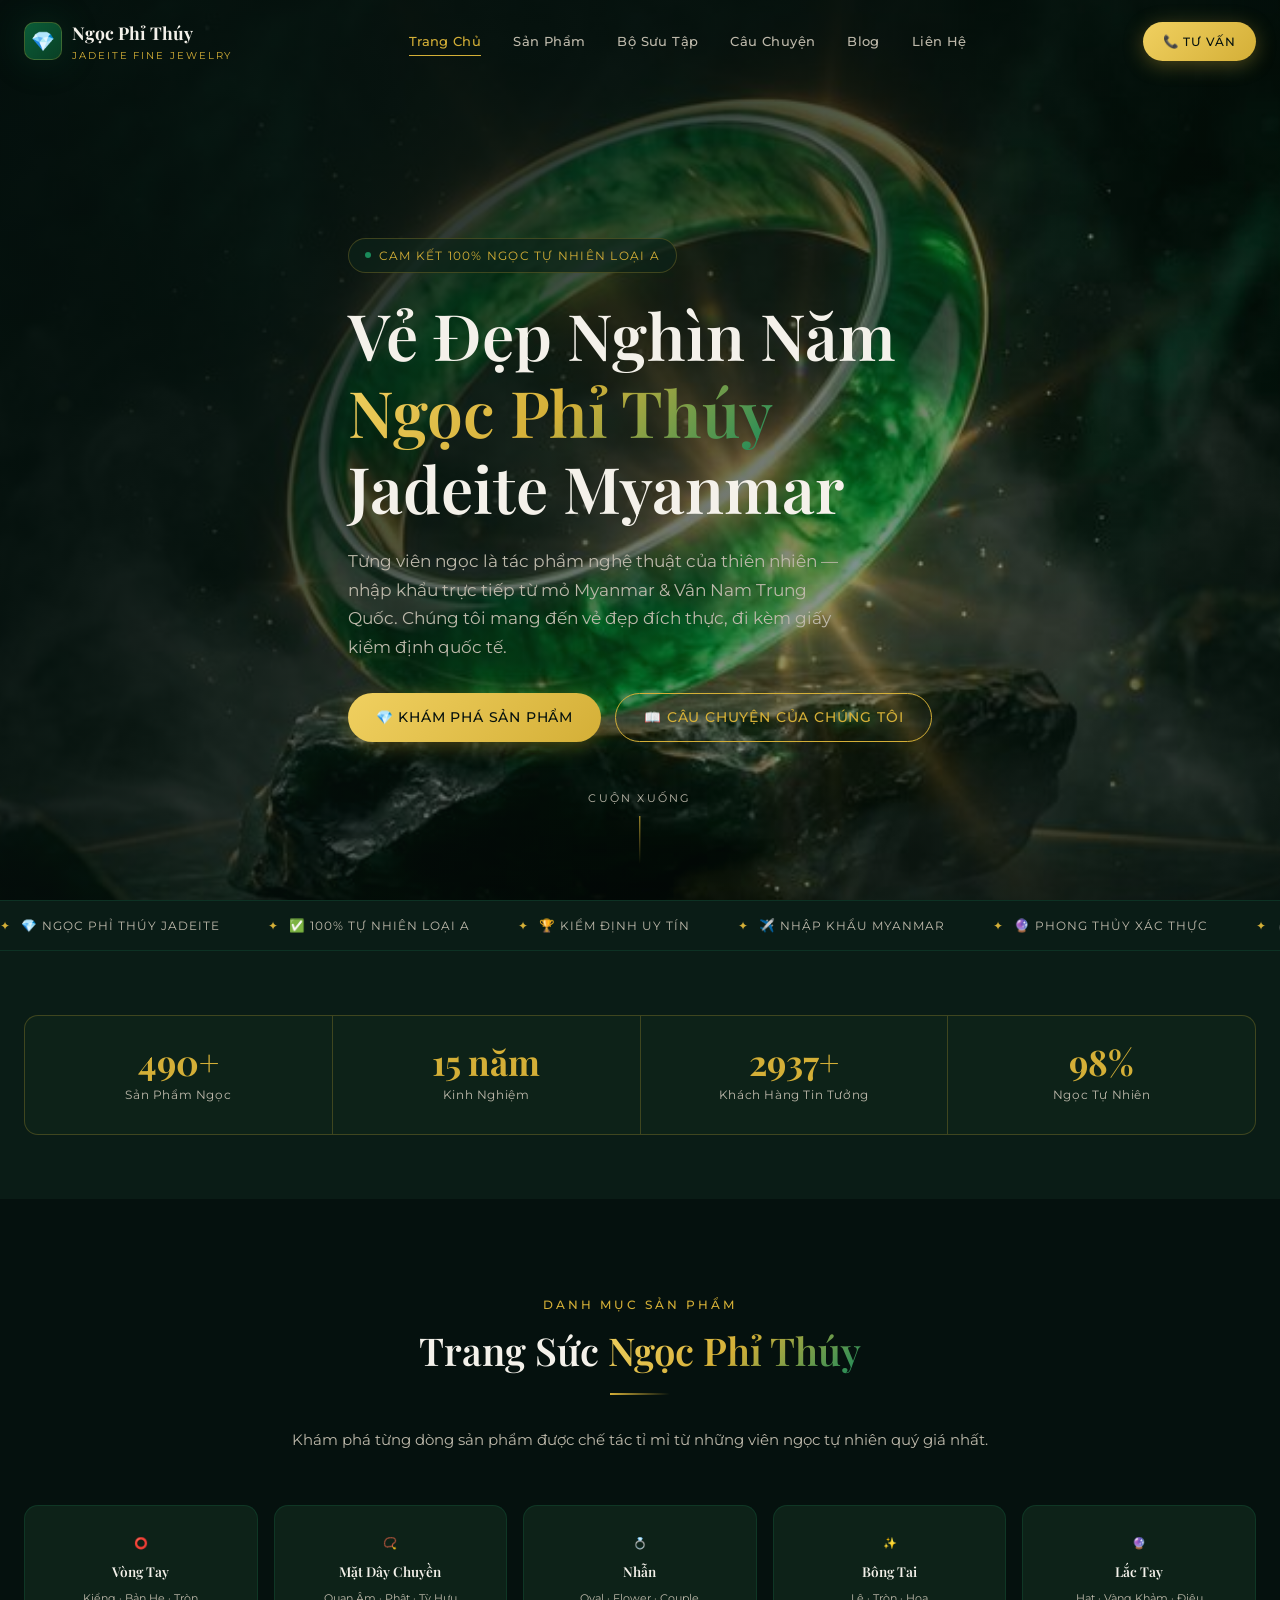
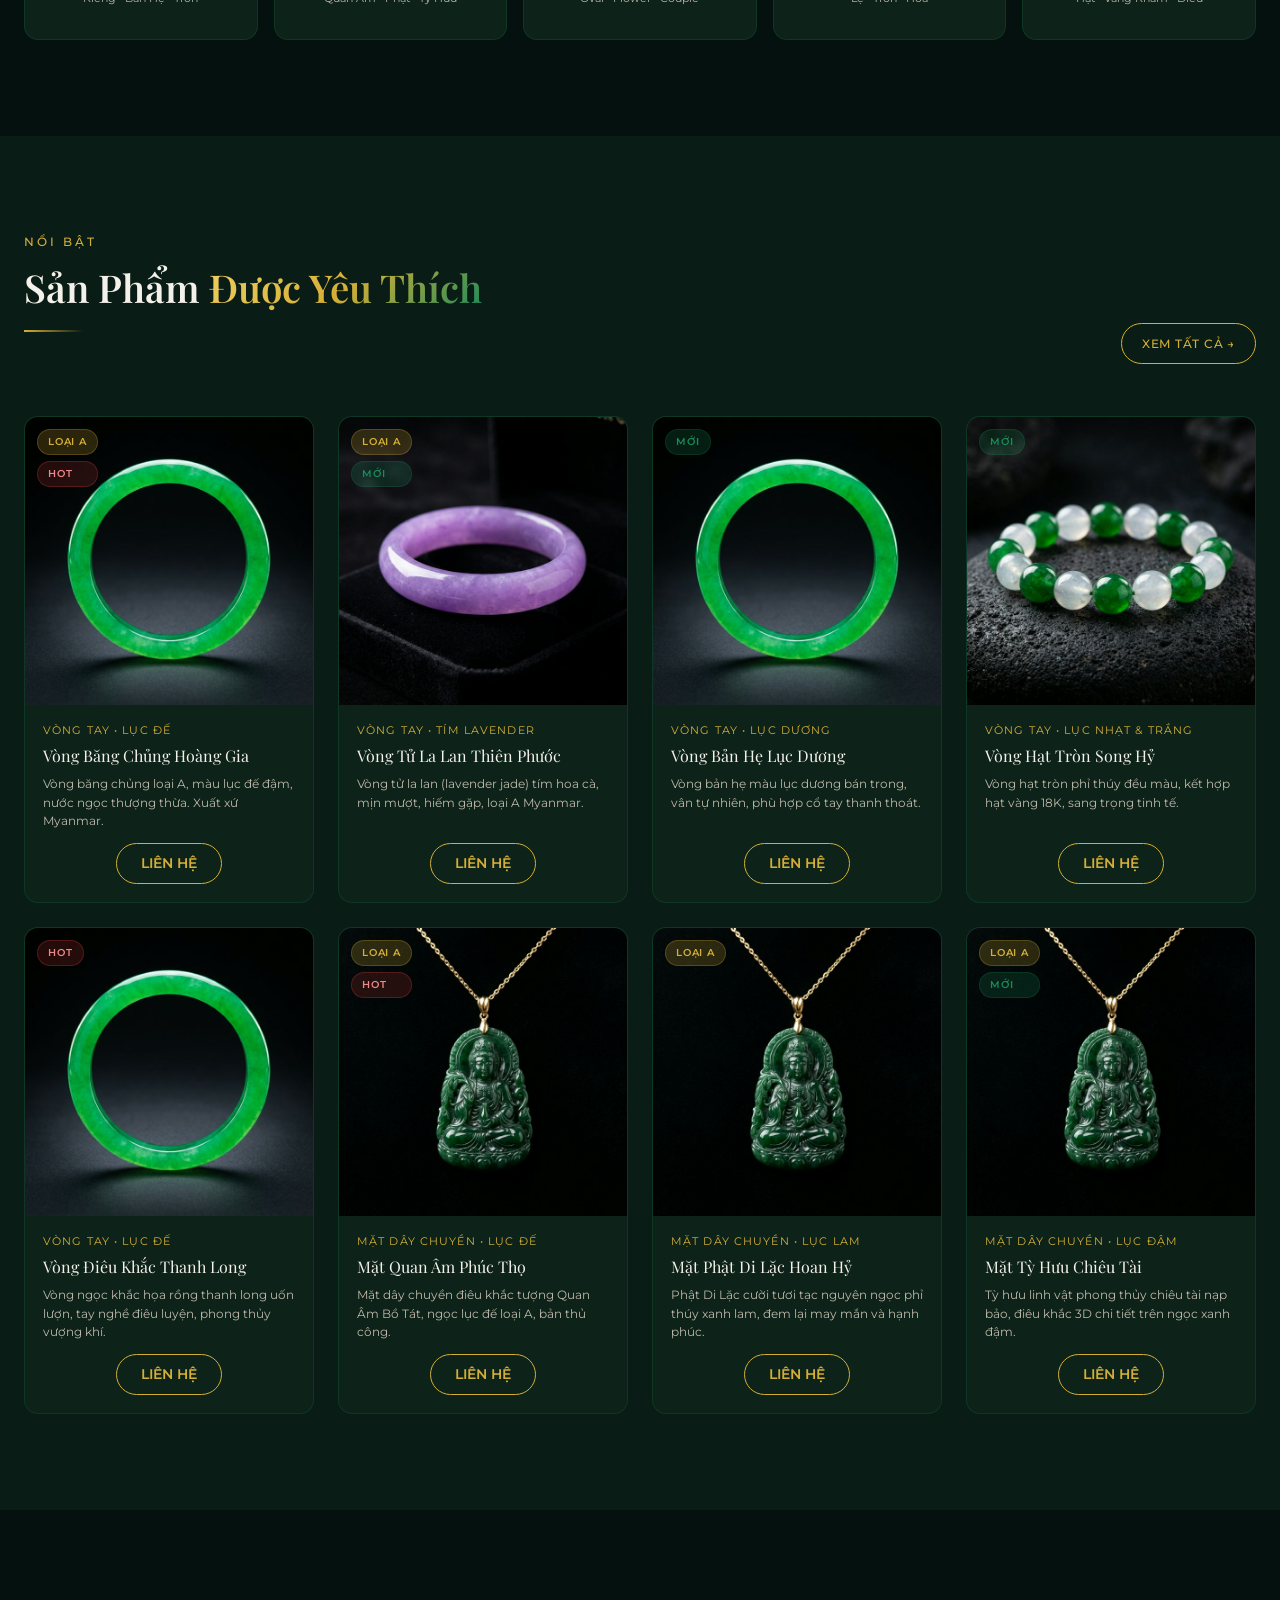
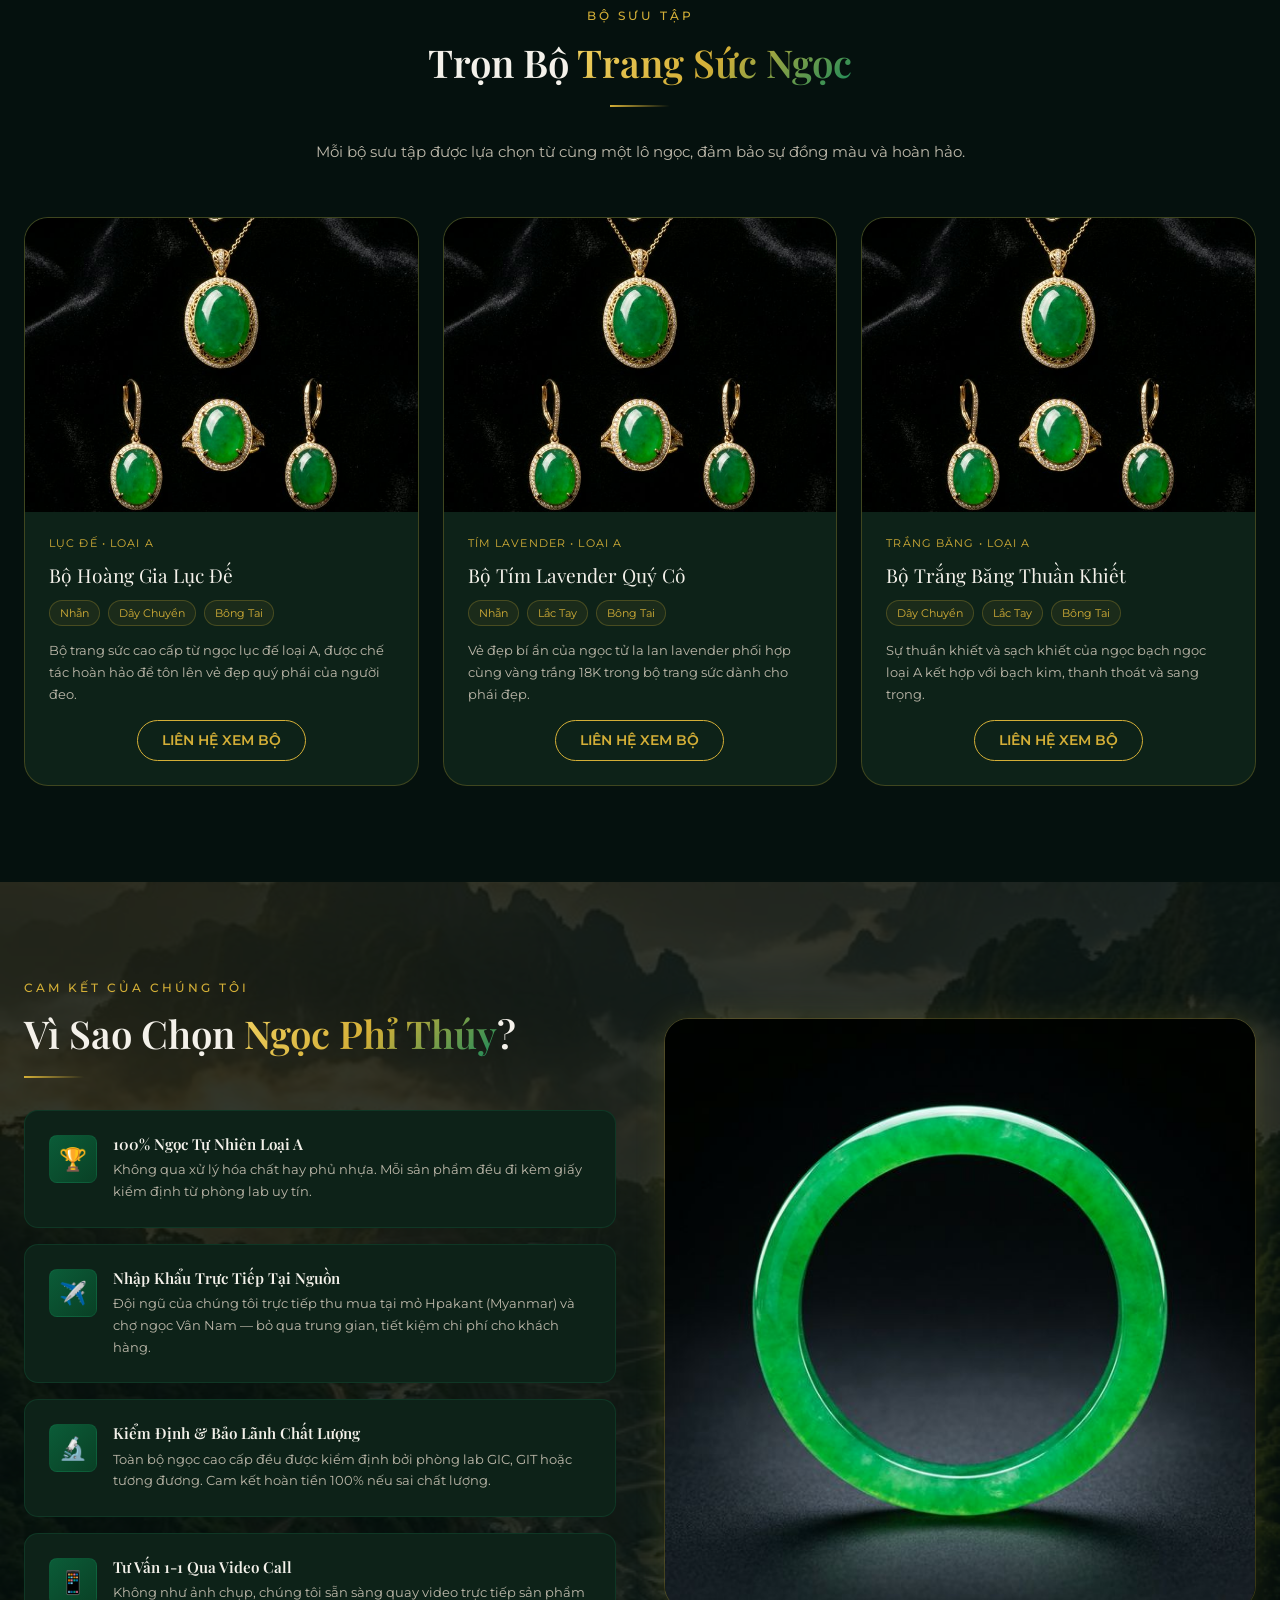
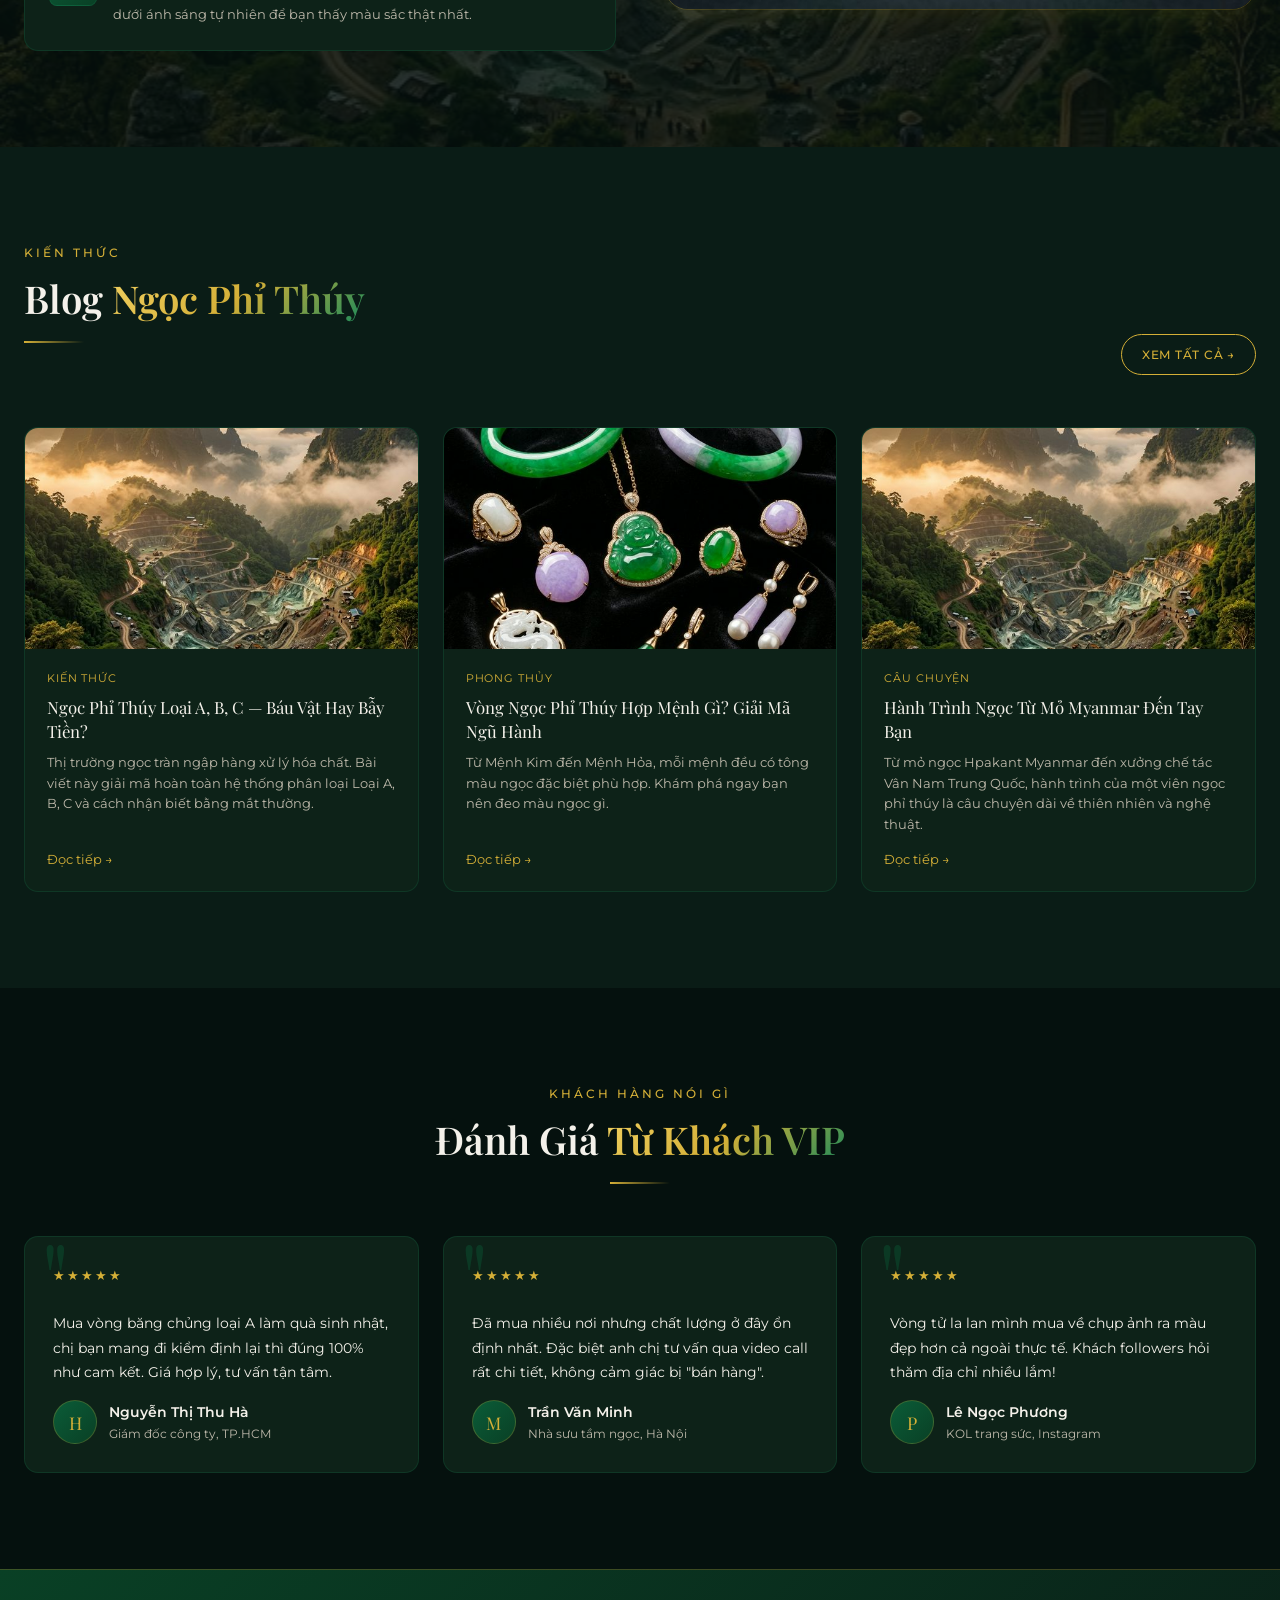
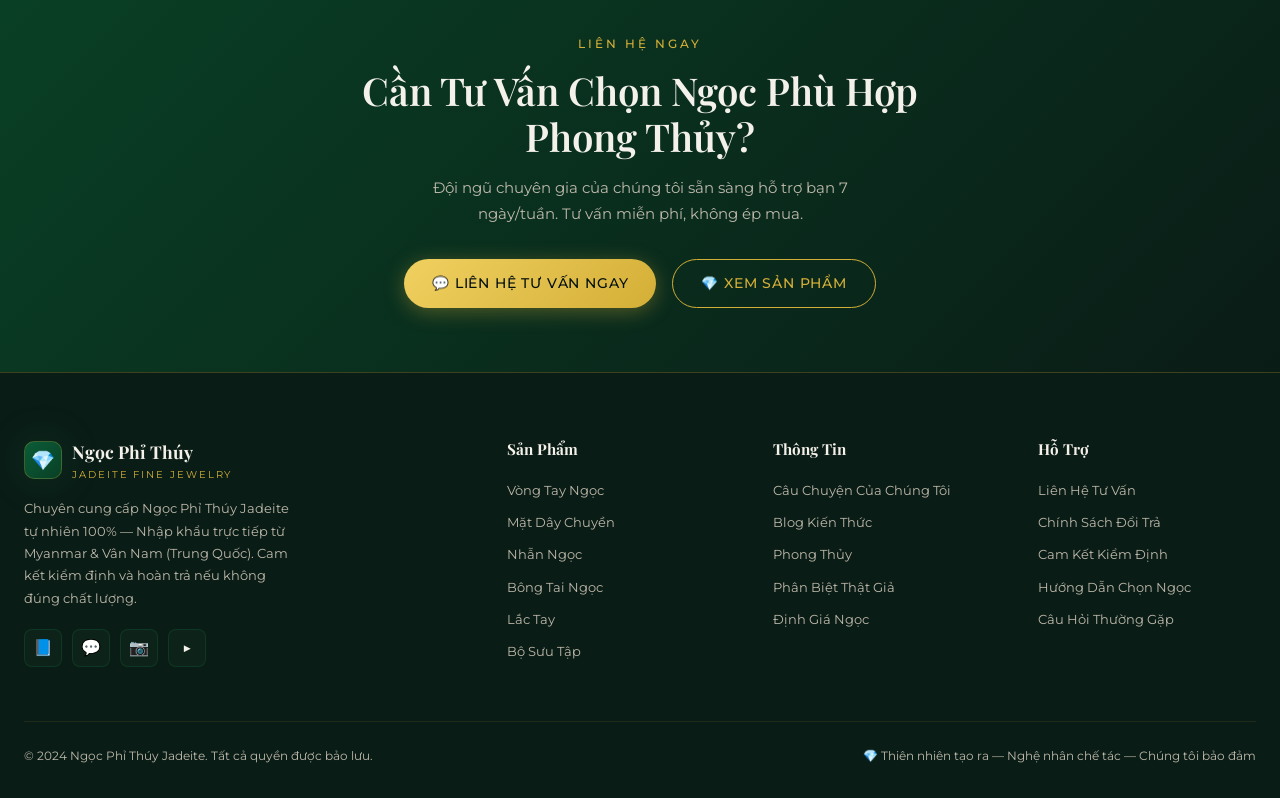
<file: index.html>
<!DOCTYPE html>
<html lang="vi" data-base="./">
<head>
  <meta charset="UTF-8" />
  <meta name="viewport" content="width=device-width, initial-scale=1.0" />
  <title>Ngọc Phỉ Thúy | Jadeite Fine Jewelry — Trang Sức Ngọc Cao Cấp</title>
  <meta name="description" content="Chuyên cung cấp Ngọc Phỉ Thúy Jadeite tự nhiên 100% — Nhập khẩu trực tiếp từ Myanmar & Vân Nam. Vòng tay, mặt dây chuyền, nhẫn, bông tai, lắc tay. Cam kết kiểm định uy tín." />
  <meta name="keywords" content="ngọc phỉ thúy, jadeite, vòng ngọc phỉ thúy, nhẫn ngọc, bông tai ngọc, ngọc Myanmar" />
  <meta property="og:title" content="Ngọc Phỉ Thúy | Jadeite Fine Jewelry" />
  <meta property="og:description" content="Trang sức ngọc phỉ thúy jadeite tự nhiên loại A. Kiểm định, cam kết hoàn tiền." />
  <meta property="og:type" content="website" />
  <link rel="canonical" href="https://ngocphithuy.vn/" />
  <link rel="stylesheet" href="./assets/css/main.css" />
  <style>
    /* ── Home-specific styles ─── */
    .hero { padding-top: 80px; }

    /* Featured cats */
    .cat-grid { display: grid; grid-template-columns: repeat(5, 1fr); gap: 16px; }
    .cat-card {
      background: var(--bg-card); border: 1px solid var(--border-jade);
      border-radius: var(--radius-md); padding: 28px 16px;
      text-align: center; transition: var(--transition); cursor: pointer;
    }
    .cat-card:hover { border-color: var(--border-gold); transform: translateY(-5px); box-shadow: var(--shadow-gold); }
    .cat-card-icon { font-size: 2.5rem; margin-bottom: 10px; display: block; }
    .cat-card h4   { font-size: 0.85rem; color: var(--ivory); margin-bottom: 4px; }
    .cat-card span { font-size: 0.7rem; color: var(--ivory-dim); }

    /* Heritage banner */
    .heritage { position: relative; overflow: hidden; }
    .heritage-bg {
      position: absolute; inset: 0;
      background: url('./assets/images/story_bg.png') center/cover;
      opacity: 0.18;
    }
    .heritage-content { position: relative; z-index: 1; }

    /* Jade quality section */
    .quality-grid { display: grid; grid-template-columns: 1fr 1fr; gap: 48px; align-items: center; }
    .quality-img  { border-radius: var(--radius-lg); overflow: hidden; border: 1px solid var(--border-gold); box-shadow: var(--shadow-gold); }
    .quality-img img { width: 100%; aspect-ratio: 1/1; object-fit: cover; }

    /* Marquee */
    .marquee-wrap { overflow: hidden; border-top: 1px solid var(--border-jade); border-bottom: 1px solid var(--border-jade); padding: 14px 0; background: var(--bg-secondary); }
    .marquee-track { display: flex; gap: 48px; animation: marquee 30s linear infinite; white-space: nowrap; }
    .marquee-item  { display: inline-flex; align-items: center; gap: 10px; font-size: 0.78rem; color: var(--ivory-dim); letter-spacing: 0.08em; text-transform: uppercase; }
    .marquee-item span { color: var(--gold); }
    @keyframes marquee { from { transform: translateX(0); } to { transform: translateX(-50%); } }

    @media (max-width: 768px) {
      .cat-grid { grid-template-columns: repeat(3, 1fr); gap: 12px; }
      .quality-grid { grid-template-columns: 1fr; }
    }
    @media (max-width: 480px) { .cat-grid { grid-template-columns: repeat(2, 1fr); } }
  </style>
</head>
<body>
  <!-- Injected by JS: Cursor, Navbar -->

  <!-- ── HERO ─────────────────────────────────── -->
  <section class="hero">
    <div class="hero-bg"></div>
    <div class="container">
      <div class="hero-content">
        <div class="hero-badge fade-up">
          <span class="hero-badge-dot"></span>
          Cam Kết 100% Ngọc Tự Nhiên Loại A
        </div>
        <h1 class="fade-up fade-up-delay-1">
          Vẻ Đẹp Nghìn Năm<br/>
          <span class="gradient-text">Ngọc Phỉ Thúy</span><br/>
          Jadeite Myanmar
        </h1>
        <p class="fade-up fade-up-delay-2">
          Từng viên ngọc là tác phẩm nghệ thuật của thiên nhiên — nhập khẩu trực tiếp từ mỏ Myanmar & Vân Nam Trung Quốc. Chúng tôi mang đến vẻ đẹp đích thực, đi kèm giấy kiểm định quốc tế.
        </p>
        <div class="hero-cta fade-up fade-up-delay-3">
          <a href="./pages/products.html" class="btn btn-gold">💎 Khám Phá Sản Phẩm</a>
          <a href="./pages/story.html"    class="btn btn-outline-gold">📖 Câu Chuyện Của Chúng Tôi</a>
        </div>
      </div>
    </div>
    <div class="hero-scroll">Cuộn xuống <span></span></div>
  </section>

  <!-- ── MARQUEE ────────────────────────────────── -->
  <div class="marquee-wrap">
    <div class="marquee-track" id="marqueeTrack"></div>
  </div>

  <!-- ── STATS ──────────────────────────────────── -->
  <section class="section-sm" style="background: var(--bg-secondary);">
    <div class="container">
      <div class="stats-bar reveal">
        <div class="stat-item">
          <div class="stat-num" data-count="500" data-suffix="+">500+</div>
          <div class="stat-label">Sản Phẩm Ngọc</div>
        </div>
        <div class="stat-item">
          <div class="stat-num" data-count="15" data-suffix=" năm">15 năm</div>
          <div class="stat-label">Kinh Nghiệm</div>
        </div>
        <div class="stat-item">
          <div class="stat-num" data-count="3000" data-suffix="+">3000+</div>
          <div class="stat-label">Khách Hàng Tin Tưởng</div>
        </div>
        <div class="stat-item">
          <div class="stat-num" data-count="100" data-suffix="%">100%</div>
          <div class="stat-label">Ngọc Tự Nhiên</div>
        </div>
      </div>
    </div>
  </section>

  <!-- ── CATEGORIES ────────────────────────────── -->
  <section class="section">
    <div class="container">
      <div class="section-header center reveal">
        <span class="section-label">Danh Mục Sản Phẩm</span>
        <h2>Trang Sức <span class="gradient-text">Ngọc Phỉ Thúy</span></h2>
        <div class="divider divider-center"></div>
        <p>Khám phá từng dòng sản phẩm được chế tác tỉ mỉ từ những viên ngọc tự nhiên quý giá nhất.</p>
      </div>
      <div class="cat-grid">
        <a href="./pages/products.html?cat=vong-tay" class="cat-card reveal shimmer-on-hover">
          <span class="cat-card-icon">⭕</span>
          <h4>Vòng Tay</h4>
          <span>Kiểng · Bản Hẹ · Tròn</span>
        </a>
        <a href="./pages/products.html?cat=mat-day" class="cat-card reveal reveal-delay-1 shimmer-on-hover">
          <span class="cat-card-icon">📿</span>
          <h4>Mặt Dây Chuyền</h4>
          <span>Quan Âm · Phật · Tỳ Hưu</span>
        </a>
        <a href="./pages/products.html?cat=nhan" class="cat-card reveal reveal-delay-2 shimmer-on-hover">
          <span class="cat-card-icon">💍</span>
          <h4>Nhẫn</h4>
          <span>Oval · Flower · Couple</span>
        </a>
        <a href="./pages/products.html?cat=bong-tai" class="cat-card reveal reveal-delay-2 shimmer-on-hover">
          <span class="cat-card-icon">✨</span>
          <h4>Bông Tai</h4>
          <span>Lệ · Tròn · Hoa</span>
        </a>
        <a href="./pages/products.html?cat=lac-tay" class="cat-card reveal reveal-delay-3 shimmer-on-hover">
          <span class="cat-card-icon">🔮</span>
          <h4>Lắc Tay</h4>
          <span>Hạt · Vàng Khảm · Điêu</span>
        </a>
      </div>
    </div>
  </section>

  <!-- ── FEATURED PRODUCTS ─────────────────────── -->
  <section class="section" style="background: var(--bg-secondary);">
    <div class="container">
      <div class="section-header reveal" style="display:flex;align-items:flex-end;justify-content:space-between;flex-wrap:wrap;gap:16px;">
        <div>
          <span class="section-label">Nổi Bật</span>
          <h2>Sản Phẩm <span class="gradient-text">Được Yêu Thích</span></h2>
          <div class="divider"></div>
        </div>
        <a href="./pages/products.html" class="btn btn-outline-gold btn-sm">Xem Tất Cả →</a>
      </div>
      <div class="grid-products" id="featuredProducts"></div>
    </div>
  </section>

  <!-- ── COLLECTIONS HIGHLIGHT ─────────────────── -->
  <section class="section">
    <div class="container">
      <div class="section-header center reveal">
        <span class="section-label">Bộ Sưu Tập</span>
        <h2>Trọn Bộ <span class="gradient-text">Trang Sức Ngọc</span></h2>
        <div class="divider divider-center"></div>
        <p>Mỗi bộ sưu tập được lựa chọn từ cùng một lô ngọc, đảm bảo sự đồng màu và hoàn hảo.</p>
      </div>
      <div class="grid-3" id="homeCollections"></div>
    </div>
  </section>

  <!-- ── QUALITY / WHY US ───────────────────────── -->
  <section class="section heritage">
    <div class="heritage-bg"></div>
    <div class="container heritage-content">
      <div class="quality-grid">
        <div>
          <span class="section-label reveal">Cam Kết Của Chúng Tôi</span>
          <h2 class="reveal reveal-delay-1">Vì Sao Chọn <span class="gradient-text">Ngọc Phỉ Thúy</span>?</h2>
          <div class="divider reveal reveal-delay-1"></div>
          <div style="display:flex;flex-direction:column;gap:16px;margin-top:24px;">
            <div class="feature-item reveal reveal-delay-1">
              <div class="feature-icon">🏆</div>
              <div class="feature-body">
                <h4>100% Ngọc Tự Nhiên Loại A</h4>
                <p>Không qua xử lý hóa chất hay phủ nhựa. Mỗi sản phẩm đều đi kèm giấy kiểm định từ phòng lab uy tín.</p>
              </div>
            </div>
            <div class="feature-item reveal reveal-delay-2">
              <div class="feature-icon">✈️</div>
              <div class="feature-body">
                <h4>Nhập Khẩu Trực Tiếp Tại Nguồn</h4>
                <p>Đội ngũ của chúng tôi trực tiếp thu mua tại mỏ Hpakant (Myanmar) và chợ ngọc Vân Nam — bỏ qua trung gian, tiết kiệm chi phí cho khách hàng.</p>
              </div>
            </div>
            <div class="feature-item reveal reveal-delay-3">
              <div class="feature-icon">🔬</div>
              <div class="feature-body">
                <h4>Kiểm Định & Bảo Lãnh Chất Lượng</h4>
                <p>Toàn bộ ngọc cao cấp đều được kiểm định bởi phòng lab GIC, GIT hoặc tương đương. Cam kết hoàn tiền 100% nếu sai chất lượng.</p>
              </div>
            </div>
            <div class="feature-item reveal reveal-delay-3">
              <div class="feature-icon">📱</div>
              <div class="feature-body">
                <h4>Tư Vấn 1-1 Qua Video Call</h4>
                <p>Không như ảnh chụp, chúng tôi sẵn sàng quay video trực tiếp sản phẩm dưới ánh sáng tự nhiên để bạn thấy màu sắc thật nhất.</p>
              </div>
            </div>
          </div>
        </div>
        <div class="quality-img reveal reveal-delay-2">
          <img src="./assets/images/prod_vong_xanh.png" alt="Vòng ngọc phỉ thúy loại A chính hãng" />
        </div>
      </div>
    </div>
  </section>

  <!-- ── BLOG PREVIEW ───────────────────────────── -->
  <section class="section" style="background: var(--bg-secondary);">
    <div class="container">
      <div class="section-header reveal" style="display:flex;align-items:flex-end;justify-content:space-between;flex-wrap:wrap;gap:16px;">
        <div>
          <span class="section-label">Kiến Thức</span>
          <h2>Blog <span class="gradient-text">Ngọc Phỉ Thúy</span></h2>
          <div class="divider"></div>
        </div>
        <a href="./pages/blog.html" class="btn btn-outline-gold btn-sm">Xem Tất Cả →</a>
      </div>
      <div class="grid-3" id="homeBlog"></div>
    </div>
  </section>

  <!-- ── TESTIMONIALS ───────────────────────────── -->
  <section class="section">
    <div class="container">
      <div class="section-header center reveal">
        <span class="section-label">Khách Hàng Nói Gì</span>
        <h2>Đánh Giá <span class="gradient-text">Từ Khách VIP</span></h2>
        <div class="divider divider-center"></div>
      </div>
      <div class="grid-3" id="testimonials"></div>
    </div>
  </section>

  <!-- ── CTA BANNER ─────────────────────────────── -->
  <section class="section-sm" style="background: linear-gradient(135deg, var(--jade-deep), var(--bg-secondary)); border-top: 1px solid var(--border-gold);">
    <div class="container" style="text-align:center;">
      <span class="section-label reveal">Liên Hệ Ngay</span>
      <h2 class="reveal reveal-delay-1" style="max-width:600px;margin:0 auto 1rem;">Cần Tư Vấn Chọn Ngọc Phù Hợp Phong Thủy?</h2>
      <p class="reveal reveal-delay-2" style="max-width:480px;margin:0 auto 2rem;">Đội ngũ chuyên gia của chúng tôi sẵn sàng hỗ trợ bạn 7 ngày/tuần. Tư vấn miễn phí, không ép mua.</p>
      <div style="display:flex;gap:16px;justify-content:center;flex-wrap:wrap;" class="reveal reveal-delay-3">
        <a href="./pages/contact.html" class="btn btn-gold">💬 Liên Hệ Tư Vấn Ngay</a>
        <a href="./pages/products.html" class="btn btn-outline-gold">💎 Xem Sản Phẩm</a>
      </div>
    </div>
  </section>

  <!-- ── FOOTER injected by JS ─────────────────── -->

  <script src="./assets/js/main.js"></script>
  <script>
    // Render navbar & footer
    renderNavbar(); renderFooter();

    // Marquee
    const items = ['💎 Ngọc Phỉ Thúy Jadeite', '✅ 100% Tự Nhiên Loại A', '🏆 Kiểm Định Uy Tín', '✈️ Nhập Khẩu Myanmar', '🔮 Phong Thủy Xác Thực', '💍 Chế Tác Tinh Xảo', '📞 Tư Vấn Miễn Phí', '🔄 Đổi Trả 30 Ngày'];
    const track = document.getElementById('marqueeTrack');
    const html  = [...items,...items].map(i => `<span class="marquee-item"><span>✦</span>${i}</span>`).join('');
    track.innerHTML = html;

    // Featured products (show 8 mixed)
    const featured = JadeStore.PRODUCTS.filter(p => p.badges.length > 0).slice(0,8);
    document.getElementById('featuredProducts').innerHTML = featured.map(p => productCard(p)).join('');

    // Collections
    document.getElementById('homeCollections').innerHTML = JadeStore.COLLECTIONS.map(c => collCard(c)).join('');

    // Blog (3 latest)
    document.getElementById('homeBlog').innerHTML = JadeStore.BLOGS.slice(0,3).map(b => blogCard(b)).join('');

    // Testimonials
    const testimonials = [
      { name: 'Nguyễn Thị Thu Hà', role: 'Giám đốc công ty, TP.HCM', text: 'Mua vòng băng chủng loại A làm quà sinh nhật, chị bạn mang đi kiểm định lại thì đúng 100% như cam kết. Giá hợp lý, tư vấn tận tâm.', stars: 5, avatar: 'H' },
      { name: 'Trần Văn Minh', role: 'Nhà sưu tầm ngọc, Hà Nội', text: 'Đã mua nhiều nơi nhưng chất lượng ở đây ổn định nhất. Đặc biệt anh chị tư vấn qua video call rất chi tiết, không cảm giác bị "bán hàng".', stars: 5, avatar: 'M' },
      { name: 'Lê Ngọc Phương', role: 'KOL trang sức, Instagram', text: 'Vòng tử la lan mình mua về chụp ảnh ra màu đẹp hơn cả ngoài thực tế. Khách followers hỏi thăm địa chỉ nhiều lắm!', stars: 5, avatar: 'P' },
    ];
    document.getElementById('testimonials').innerHTML = testimonials.map(t => `
      <div class="testimonial-card reveal">
        <div class="stars">${'★'.repeat(t.stars)}</div>
        <p class="testimonial-text">${t.text}</p>
        <div class="testimonial-author">
          <div class="testimonial-avatar">${t.avatar}</div>
          <div><div class="testimonial-name">${t.name}</div><div class="testimonial-role">${t.role}</div></div>
        </div>
      </div>`).join('');

    // Helper functions
    function formatPrice(p) {
      return '<span class="product-card-price">Liên hệ</span>';
    }
    function productCard(p) {
      const badgeHtml = p.badges.map(b => `<span class="badge badge-${b}">${b==='loai-a'?'Loại A':b==='moi'?'Mới':'Hot'}</span>`).join('');
      return `
      <div class="product-card card reveal shimmer-on-hover" data-tilt>
        <div class="product-card-img">
          <img src="${p.img.replace('../', './')}" alt="${p.name} - Ngọc phỉ thúy ${p.color}" loading="lazy"/>
          <div class="product-card-badges">${badgeHtml}</div>
          <div class="product-card-overlay">
            <a href="./pages/contact.html" class="btn btn-jade btn-sm">📞 Liên Hệ Mua</a>
          </div>
        </div>
        <div class="product-card-body">
          <div class="product-card-cat">${p.catLabel} • ${p.color}</div>
          <div class="product-card-name">${p.name}</div>
          <div class="product-card-desc">${p.desc}</div>
          <div class="product-card-footer" style="justify-content:center;">
            <a href="./pages/contact.html" style="text-decoration:none;">${formatPrice(p.price)}</a>
          </div>
        </div>
      </div>`;
    }
    function collCard(c) {
      return `
      <div class="collection-card reveal shimmer-on-hover">
        <div class="collection-card-img"><img src="${c.img.replace('../', './')}" alt="${c.name}" loading="lazy"/></div>
        <div class="collection-card-body">
          <div class="product-card-cat">${c.color} • ${c.loai}</div>
          <div class="collection-card-name">${c.name}</div>
          <div class="collection-card-pieces">${c.pieces.map(p=>`<span class="collection-piece-tag">${p}</span>`).join('')}</div>
          <p style="font-size:0.8rem;margin-bottom:14px;">${c.desc}</p>
          <div style="display:flex;align-items:center;justify-content:center;">
            <a href="./pages/collections.html" style="text-decoration:none;"><span class="product-card-price">Liên Hệ Xem Bộ</span></a>
          </div>
        </div>
      </div>`;
    }
    function blogCard(b) {
      return `
      <div class="blog-card reveal">
        <div class="blog-card-img"><img src="${b.img.replace('../', './')}" alt="${b.title}" loading="lazy"/></div>
        <div class="blog-card-body">
          <span class="blog-card-tag">${b.tag}</span>
          <div class="blog-card-title">${b.title}</div>
          <p class="blog-card-excerpt">${b.excerpt}</p>
          <a href="./pages/blog.html" class="blog-card-link">Đọc tiếp →</a>
        </div>
      </div>`;
    }

    // Re-init tilt/reveal after dynamic content
    setTimeout(() => { initScrollReveal(); initTilt(); }, 100);
  </script>
</body>
</html>
</file>
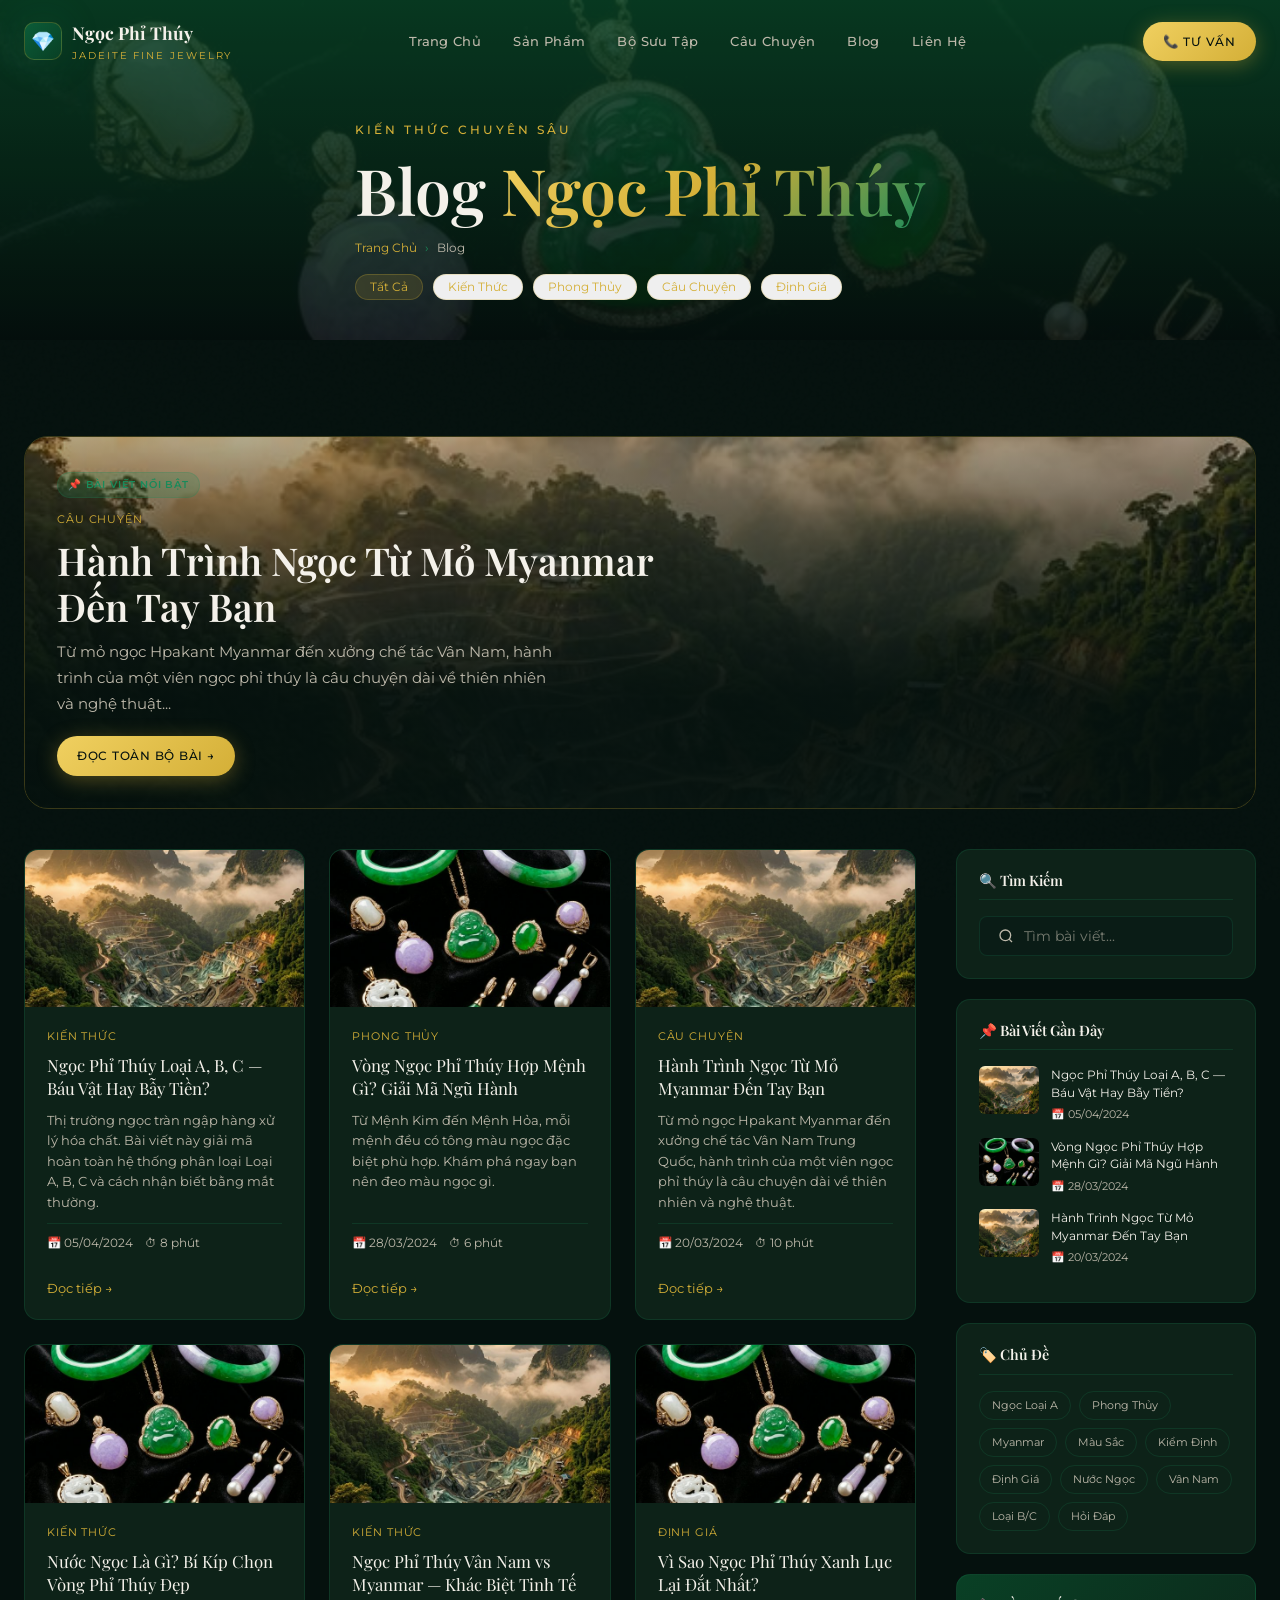
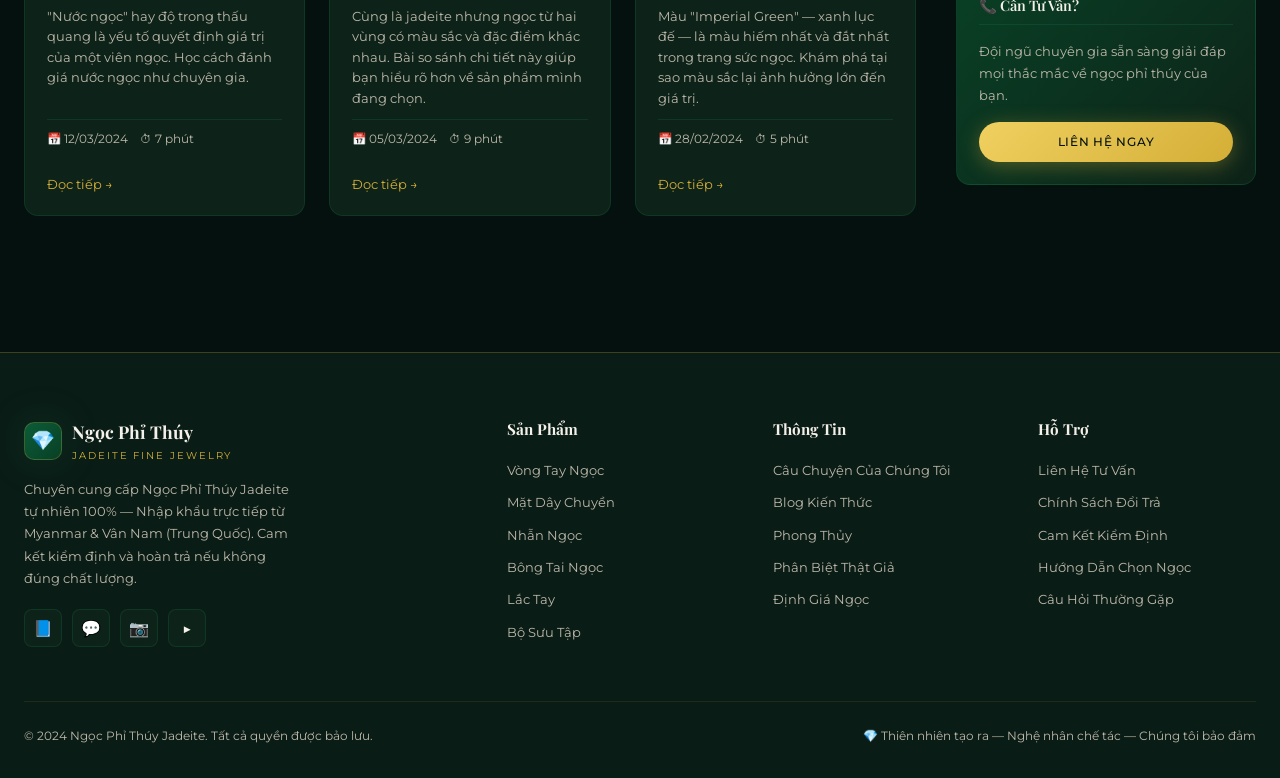
<file: pages/blog.html>
<!DOCTYPE html>
<html lang="vi" data-base="../">
<head>
  <meta charset="UTF-8" />
  <meta name="viewport" content="width=device-width, initial-scale=1.0" />
  <title>Blog Ngọc Phỉ Thúy | Kiến Thức, Phong Thủy, Định Giá — Jadeite Store</title>
  <meta name="description" content="Blog kiến thức ngọc phỉ thúy: phân biệt ngọc thật giả, ý nghĩa phong thủy, cách chọn ngọc theo mệnh, định giá và hành trình ngọc từ Myanmar." />
  <link rel="stylesheet" href="../assets/css/main.css" />
  <style>
    .blog-hero-tags { display: flex; gap: 10px; flex-wrap: wrap; margin-top: 16px; }
    .blog-hero-tag { padding: 5px 14px; border-radius: 50px; font-size: 0.72rem; border: 1px solid var(--border-gold); color: var(--gold); cursor: pointer; transition: var(--transition); }
    .blog-hero-tag:hover, .blog-hero-tag.active { background: rgba(212,175,55,0.15); }
    .blog-layout { display: grid; grid-template-columns: 1fr 300px; gap: 40px; align-items: start; }
    .blog-sidebar { position: sticky; top: 100px; }
    .sidebar-widget { background: var(--bg-card); border: 1px solid var(--border-jade); border-radius: var(--radius-md); padding: 22px; margin-bottom: 20px; }
    .sidebar-widget h4 { font-size: 0.9rem; color: var(--ivory); margin-bottom: 16px; padding-bottom: 10px; border-bottom: 1px solid var(--border-jade); }
    .recent-post { display: flex; gap: 12px; margin-bottom: 14px; align-items: flex-start; }
    .recent-post-img { width: 60px; height: 48px; border-radius: 6px; overflow: hidden; flex-shrink: 0; }
    .recent-post-img img { width: 100%; height: 100%; object-fit: cover; }
    .recent-post-title { font-size: 0.78rem; color: var(--ivory); line-height: 1.4; }
    .recent-post-date  { font-size: 0.68rem; color: var(--ivory-dim); margin-top: 4px; }
    .tag-cloud { display: flex; gap: 8px; flex-wrap: wrap; }
    .tag-pill { padding: 4px 12px; border-radius: 50px; font-size: 0.7rem; border: 1px solid var(--border-jade); color: var(--ivory-dim); transition: var(--transition); cursor: pointer; }
    .tag-pill:hover { border-color: var(--gold); color: var(--gold); }
    .featured-blog { position: relative; border-radius: var(--radius-lg); overflow: hidden; min-height: 360px; display: flex; align-items: flex-end; margin-bottom: 40px; border: 1px solid var(--border-gold); }
    .featured-blog-bg { position: absolute; inset: 0; }
    .featured-blog-bg img { width: 100%; height: 100%; object-fit: cover; }
    .featured-blog-bg::after { content: ''; position: absolute; inset: 0; background: linear-gradient(to top, rgba(5,17,14,0.95) 30%, rgba(5,17,14,0.3)); }
    .featured-blog-body { position: relative; z-index: 1; padding: 32px; }
    @media (max-width: 900px) { .blog-layout { grid-template-columns: 1fr; } .blog-sidebar { position: static; } }
  </style>
</head>
<body>

  <div class="page-hero">
    <div class="container">
      <span class="section-label">Kiến Thức Chuyên Sâu</span>
      <h1>Blog <span class="gradient-text">Ngọc Phỉ Thúy</span></h1>
      <div class="breadcrumb">
        <a href="../index.html">Trang Chủ</a>
        <span class="breadcrumb-sep">›</span>
        <span>Blog</span>
      </div>
      <div class="blog-hero-tags">
        <button class="blog-hero-tag active" data-tag="all">Tất Cả</button>
        <button class="blog-hero-tag" data-tag="Kiến Thức">Kiến Thức</button>
        <button class="blog-hero-tag" data-tag="Phong Thủy">Phong Thủy</button>
        <button class="blog-hero-tag" data-tag="Câu Chuyện">Câu Chuyện</button>
        <button class="blog-hero-tag" data-tag="Định Giá">Định Giá</button>
      </div>
    </div>
  </div>

  <section class="section">
    <div class="container">
      <!-- FEATURED POST -->
      <div class="featured-blog reveal">
        <div class="featured-blog-bg">
          <img src="../assets/images/story_bg.png" alt="Hành trình ngọc Myanmar" />
        </div>
        <div class="featured-blog-body">
          <span class="badge badge-moi" style="margin-bottom:12px;display:inline-block;">📌 Bài Viết Nổi Bật</span>
          <div class="blog-card-tag">Câu Chuyện</div>
          <h2 style="color:var(--ivory);margin-bottom:10px;max-width:600px;">Hành Trình Ngọc Từ Mỏ Myanmar Đến Tay Bạn</h2>
          <p style="max-width:500px;margin-bottom:20px;">Từ mỏ ngọc Hpakant Myanmar đến xưởng chế tác Vân Nam, hành trình của một viên ngọc phỉ thúy là câu chuyện dài về thiên nhiên và nghệ thuật...</p>
          <a href="#" class="btn btn-gold btn-sm">Đọc Toàn Bộ Bài →</a>
        </div>
      </div>

      <!-- LAYOUT -->
      <div class="blog-layout">
        <div>
          <div class="grid-3" id="blogGrid" style="gap:24px;"></div>
          <div class="pagination" style="margin-top:40px;" id="blogPagi"></div>
        </div>
        <aside class="blog-sidebar">
          <div class="sidebar-widget">
            <h4>🔍 Tìm Kiếm</h4>
            <div class="filter-search" style="border-radius:var(--radius-sm);">
              <svg width="16" height="16" fill="none" stroke="currentColor" stroke-width="2" viewBox="0 0 24 24"><circle cx="11" cy="11" r="8"/><path d="m21 21-4.35-4.35"/></svg>
              <input type="text" id="blogSearch" placeholder="Tìm bài viết..." />
            </div>
          </div>
          <div class="sidebar-widget">
            <h4>📌 Bài Viết Gần Đây</h4>
            <div id="recentPosts"></div>
          </div>
          <div class="sidebar-widget">
            <h4>🏷️ Chủ Đề</h4>
            <div class="tag-cloud">
              <span class="tag-pill">Ngọc Loại A</span>
              <span class="tag-pill">Phong Thủy</span>
              <span class="tag-pill">Myanmar</span>
              <span class="tag-pill">Màu Sắc</span>
              <span class="tag-pill">Kiểm Định</span>
              <span class="tag-pill">Định Giá</span>
              <span class="tag-pill">Nước Ngọc</span>
              <span class="tag-pill">Vân Nam</span>
              <span class="tag-pill">Loại B/C</span>
              <span class="tag-pill">Hỏi Đáp</span>
            </div>
          </div>
          <div class="sidebar-widget" style="background: linear-gradient(135deg, var(--jade-deep), var(--bg-card));">
            <h4>📞 Cần Tư Vấn?</h4>
            <p style="font-size:0.8rem;margin-bottom:16px;">Đội ngũ chuyên gia sẵn sàng giải đáp mọi thắc mắc về ngọc phỉ thúy của bạn.</p>
            <a href="../pages/contact.html" class="btn btn-gold btn-sm" style="width:100%;justify-content:center;">Liên Hệ Ngay</a>
          </div>
        </aside>
      </div>
    </div>
  </section>

  <script src="../assets/js/main.js"></script>
  <script>
    renderNavbar(); renderFooter();

    const PAGE_SIZE = 6;
    let currentPage = 1, activeTag = 'all', searchQ = '';

    function blogCard(b) {
      return `
      <div class="blog-card reveal">
        <div class="blog-card-img"><img src="${b.img}" alt="${b.title}" loading="lazy"/></div>
        <div class="blog-card-body">
          <span class="blog-card-tag">${b.tag}</span>
          <div class="blog-card-title">${b.title}</div>
          <p class="blog-card-excerpt">${b.excerpt}</p>
          <div class="blog-card-meta" style="margin-top:10px;border-top:1px solid var(--border-jade);padding-top:10px;">
            <span>📅 ${b.date}</span><span>⏱ ${b.read}</span>
          </div>
          <a href="#" class="blog-card-link">Đọc tiếp →</a>
        </div>
      </div>`;
    }

    function render() {
      let list = JadeStore.BLOGS.filter(b => {
        if (activeTag !== 'all' && b.tag !== activeTag) return false;
        if (searchQ && !b.title.toLowerCase().includes(searchQ) && !b.excerpt.toLowerCase().includes(searchQ)) return false;
        return true;
      });
      const pages = Math.ceil(list.length / PAGE_SIZE);
      const page  = list.slice((currentPage-1)*PAGE_SIZE, currentPage*PAGE_SIZE);
      document.getElementById('blogGrid').innerHTML = page.map(blogCard).join('');
      let pagi = '';
      for (let i = 1; i <= pages; i++) pagi += `<button class="page-btn${i===currentPage?' active':''}" onclick="goPage(${i})">${i}</button>`;
      document.getElementById('blogPagi').innerHTML = pages > 1 ? pagi : '';
      initScrollReveal();
    }

    window.goPage = (p) => { currentPage = p; render(); };

    // Recent posts
    document.getElementById('recentPosts').innerHTML = JadeStore.BLOGS.slice(0,3).map(b => `
      <div class="recent-post">
        <div class="recent-post-img"><img src="${b.img}" alt="${b.title}" /></div>
        <div><div class="recent-post-title">${b.title}</div><div class="recent-post-date">📅 ${b.date}</div></div>
      </div>`).join('');

    // Tag filter
    document.querySelectorAll('.blog-hero-tag').forEach(t => {
      t.addEventListener('click', () => {
        document.querySelectorAll('.blog-hero-tag').forEach(x => x.classList.remove('active'));
        t.classList.add('active'); activeTag = t.dataset.tag; currentPage = 1; render();
      });
    });
    document.getElementById('blogSearch').addEventListener('input', e => { searchQ = e.target.value.toLowerCase(); currentPage = 1; render(); });

    // URL tag
    const urlTag = new URLSearchParams(location.search).get('tag');
    if (urlTag) { activeTag = urlTag === 'phong-thuy' ? 'Phong Thủy' : urlTag === 'phan-biet' ? 'Kiến Thức' : urlTag === 'gia' ? 'Định Giá' : 'all'; }

    render();
  </script>
</body>
</html>
</file>
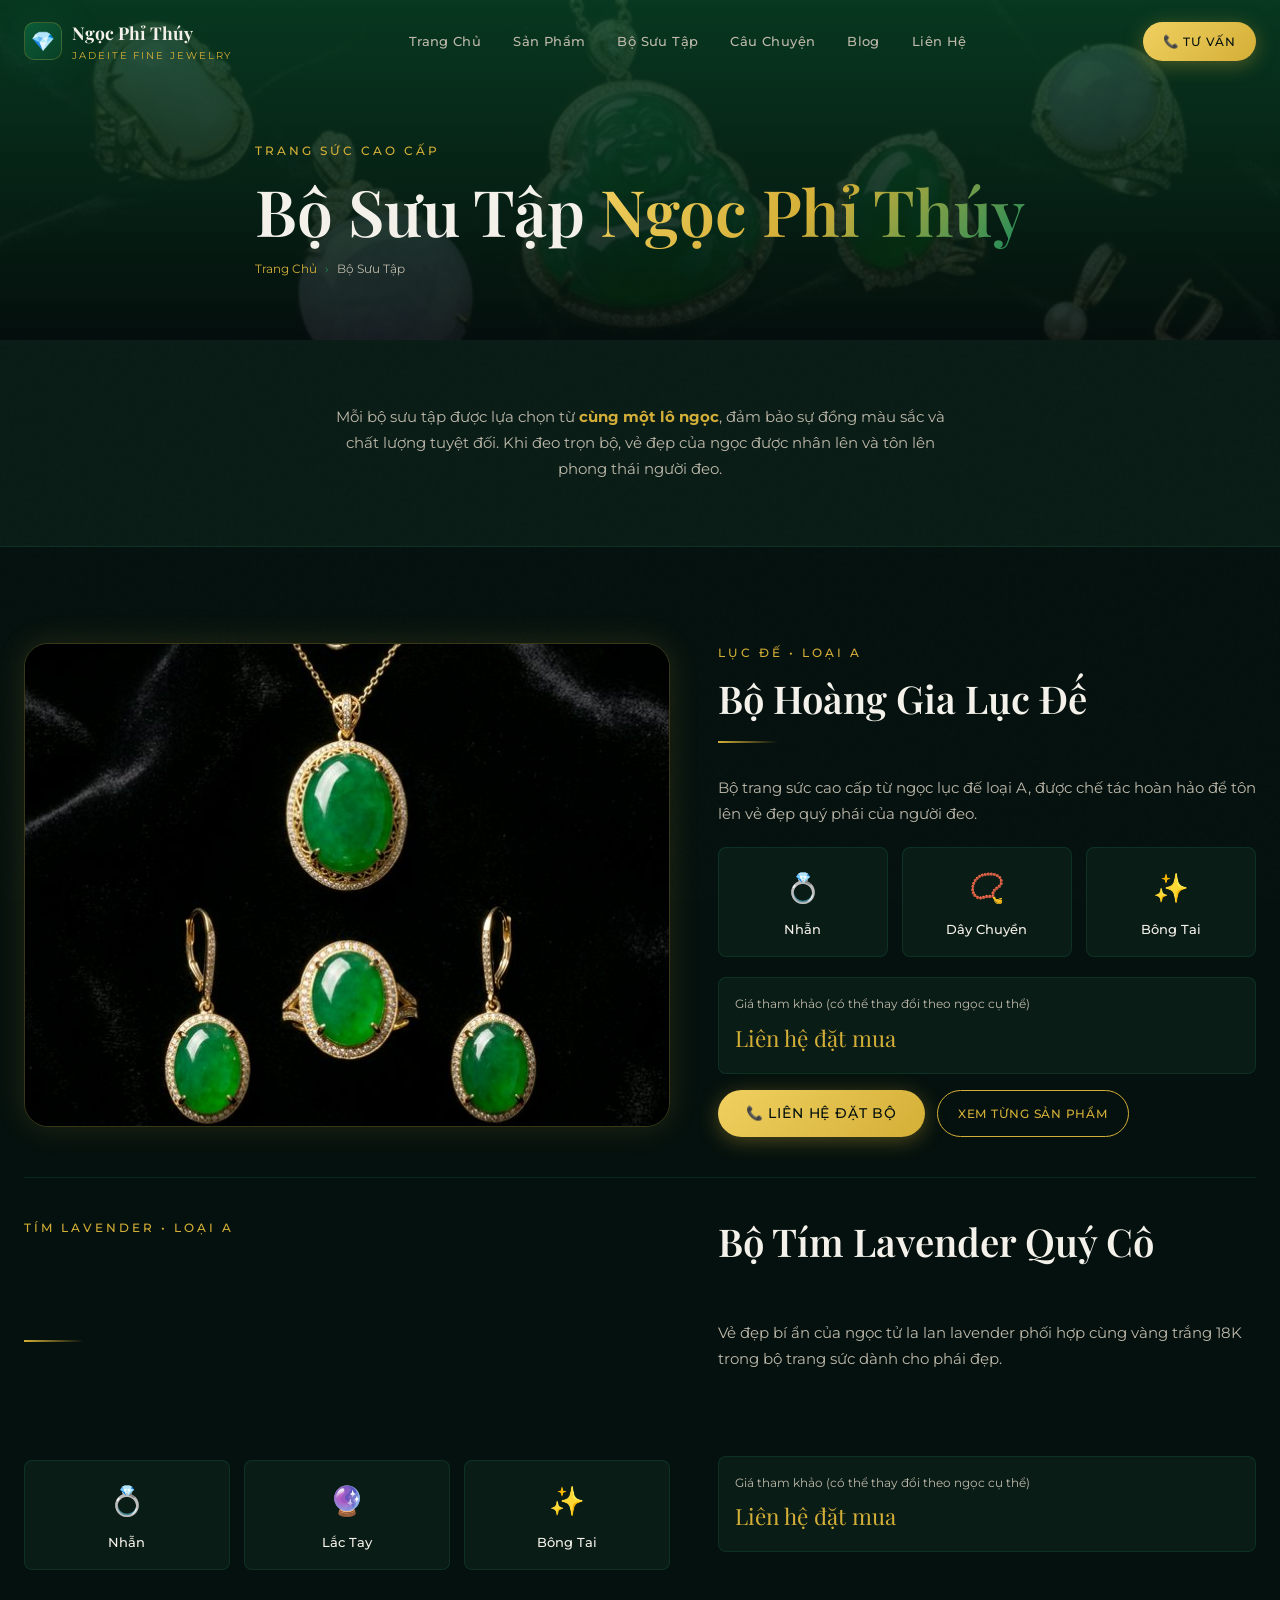
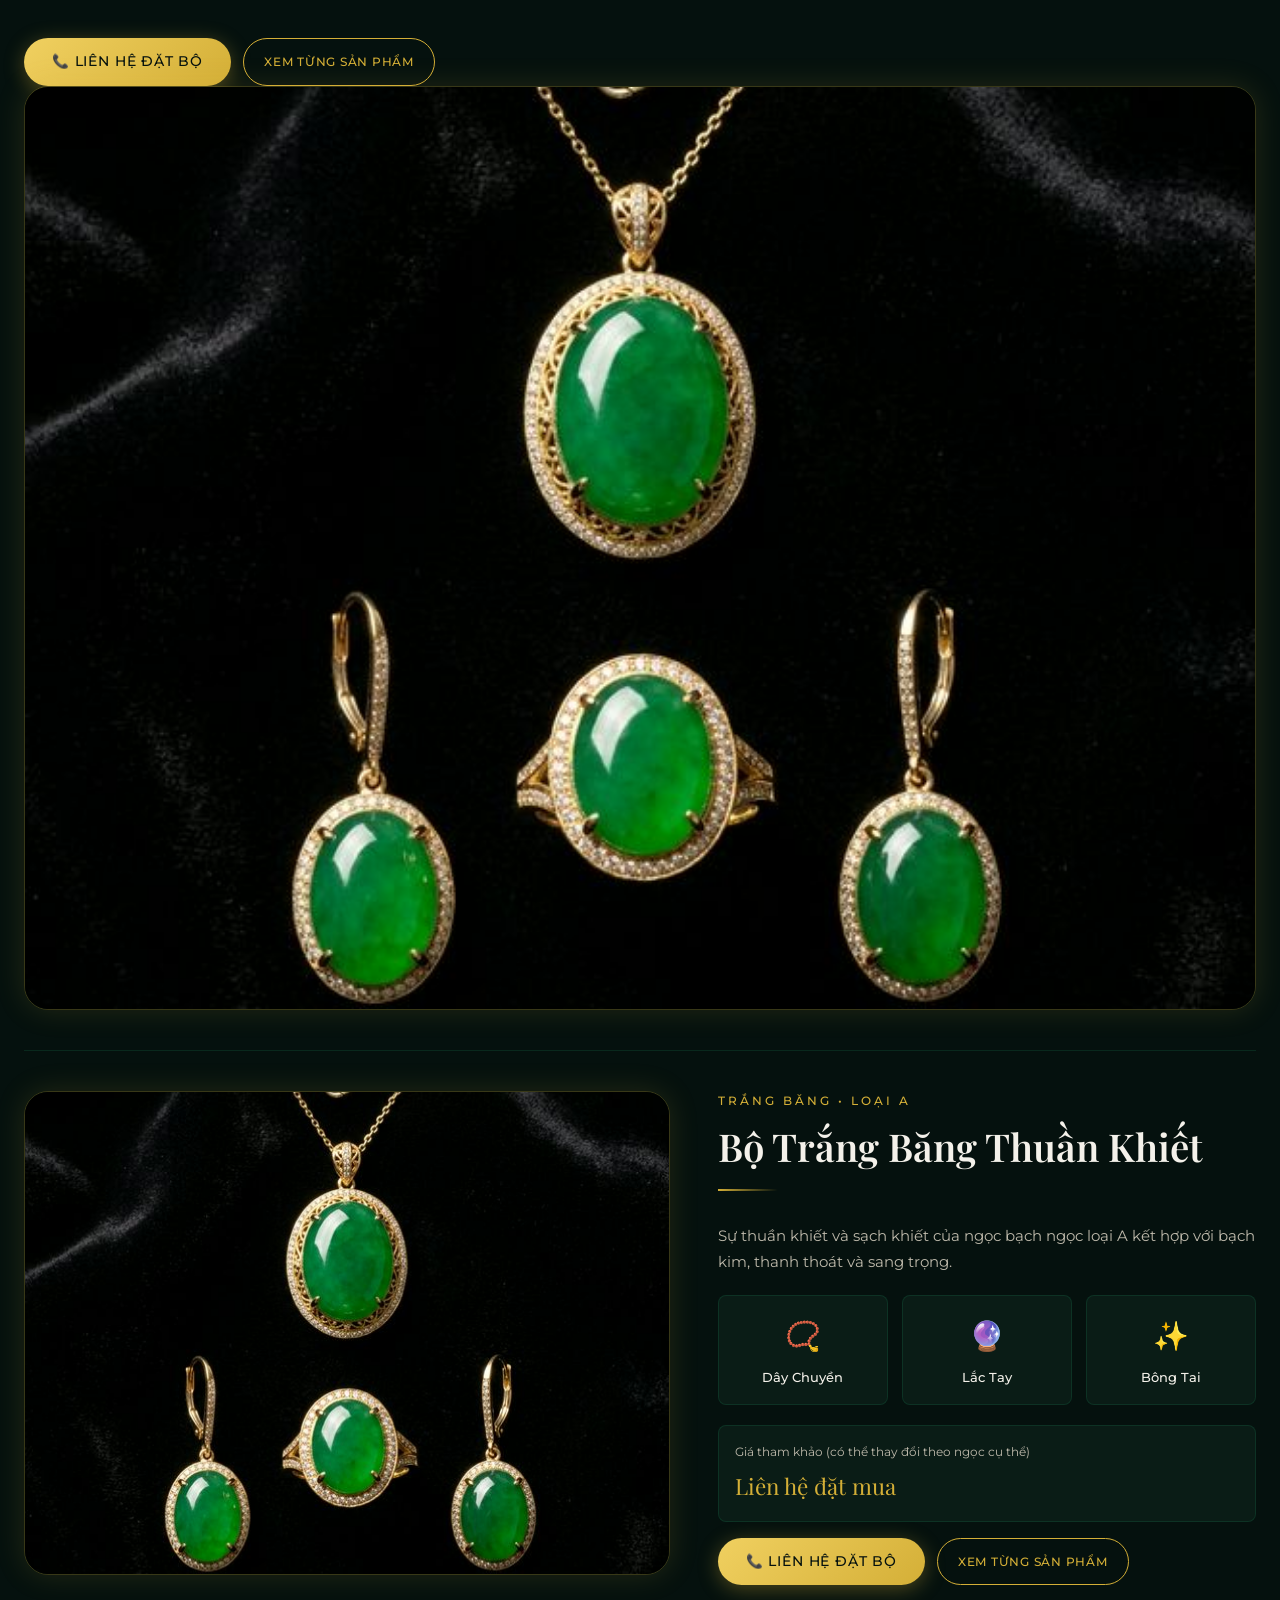
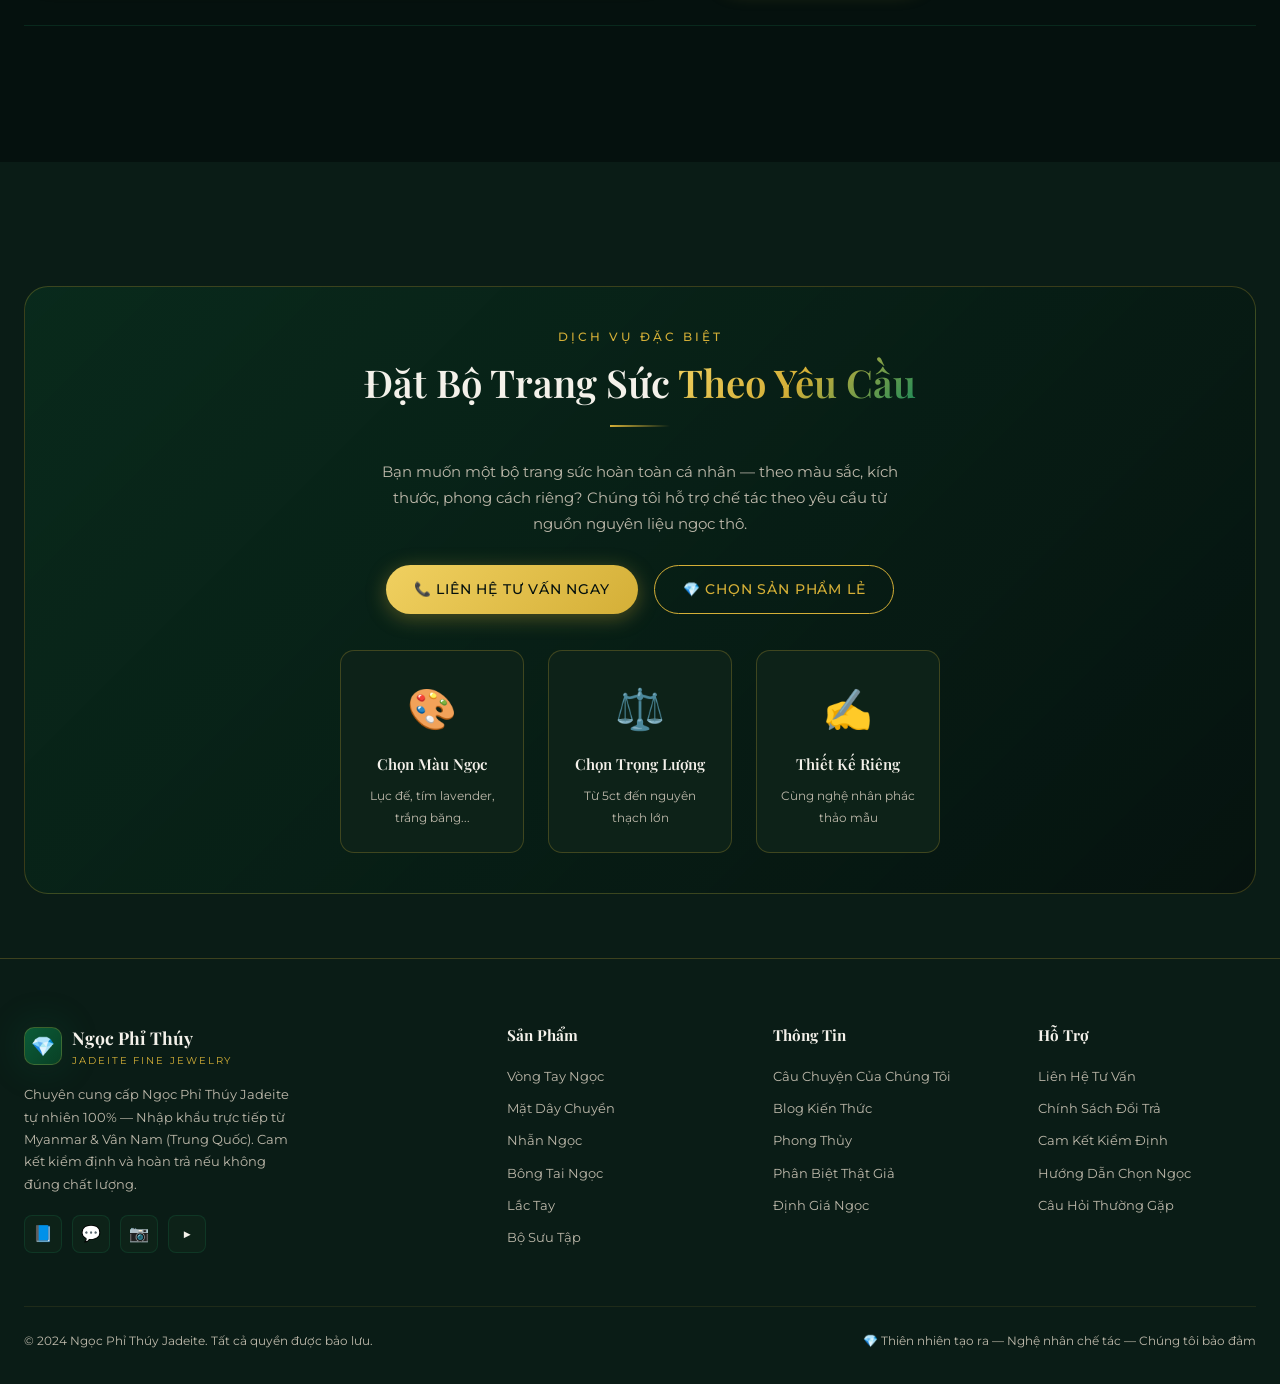
<file: pages/collections.html>
<!DOCTYPE html>
<html lang="vi" data-base="../">
<head>
  <meta charset="UTF-8" />
  <meta name="viewport" content="width=device-width, initial-scale=1.0" />
  <title>Bộ Sưu Tập Trang Sức Ngọc Phỉ Thúy | Nhẫn + Dây Chuyền + Bông Tai | Jadeite Store</title>
  <meta name="description" content="Bộ sưu tập trang sức ngọc phỉ thúy trọn bộ: nhẫn, dây chuyền, bông tai, lắc tay được lựa chọn từ cùng một lô ngọc. Đảm bảo đồng màu và đồng chuẩn chất lượng." />
  <link rel="stylesheet" href="../assets/css/main.css" />
  <style>
    .coll-hero-badge { display: inline-flex; align-items: center; gap: 8px; background: rgba(212,175,55,0.1); border: 1px solid var(--border-gold); padding: 6px 16px; border-radius: 50px; font-size: 0.78rem; color: var(--gold); }
    .coll-detail-grid { display: grid; grid-template-columns: 1.2fr 1fr; gap: 48px; align-items: start; }
    .coll-detail-img  { border-radius: var(--radius-lg); overflow: hidden; border: 1px solid var(--border-gold); box-shadow: var(--shadow-gold); aspect-ratio: 4/3; }
    .coll-detail-img img { width: 100%; height: 100%; object-fit: cover; }
    .piece-cards { display: grid; grid-template-columns: repeat(3, 1fr); gap: 14px; margin: 20px 0; }
    .piece-card {
      background: var(--bg-secondary); border: 1px solid var(--border-jade);
      border-radius: var(--radius-sm); padding: 16px 12px; text-align: center;
      transition: var(--transition);
    }
    .piece-card:hover { border-color: var(--border-gold); }
    .piece-card-icon { font-size: 1.8rem; margin-bottom: 6px; display: block; }
    .piece-card-name { font-size: 0.8rem; color: var(--ivory); font-weight: 500; }
    .coll-divider { border: none; border-top: 1px solid var(--border-jade); margin: 40px 0; }
    .custom-order-box {
      background: linear-gradient(135deg, rgba(9,64,37,0.4), rgba(5,17,14,0.8));
      border: 1px solid var(--border-gold); border-radius: var(--radius-lg); padding: 40px;
      text-align: center; margin-top: 60px;
    }
    @media (max-width: 900px) { .coll-detail-grid { grid-template-columns: 1fr; } .piece-cards { grid-template-columns: repeat(3, 1fr); } }
  </style>
</head>
<body>
  <!-- page-hero -->
  <div class="page-hero">
    <div class="container">
      <span class="section-label">Trang Sức Cao Cấp</span>
      <h1>Bộ Sưu Tập <span class="gradient-text">Ngọc Phỉ Thúy</span></h1>
      <div class="breadcrumb">
        <a href="../index.html">Trang Chủ</a>
        <span class="breadcrumb-sep">›</span>
        <span>Bộ Sưu Tập</span>
      </div>
    </div>
  </div>

  <!-- INTRO -->
  <section class="section-sm" style="background: var(--bg-secondary); border-bottom: 1px solid var(--border-jade);">
    <div class="container" style="text-align:center;">
      <p style="max-width:640px;margin:0 auto;font-size:0.95rem;">
        Mỗi bộ sưu tập được lựa chọn từ <strong style="color:var(--gold)">cùng một lô ngọc</strong>, đảm bảo sự đồng màu sắc và chất lượng tuyệt đối. Khi đeo trọn bộ, vẻ đẹp của ngọc được nhân lên và tôn lên phong thái người đeo.
      </p>
    </div>
  </section>

  <!-- COLLECTIONS LIST -->
  <section class="section">
    <div class="container" id="collectionsList"></div>
  </section>

  <!-- CUSTOM ORDER -->
  <section class="section-sm" style="background: var(--bg-secondary);">
    <div class="container">
      <div class="custom-order-box reveal">
        <span class="section-label" style="justify-content:center;display:block;">Dịch Vụ Đặc Biệt</span>
        <h2 style="margin-bottom:0.75rem;">Đặt Bộ Trang Sức <span class="gradient-text">Theo Yêu Cầu</span></h2>
        <div class="divider divider-center"></div>
        <p style="max-width:520px;margin:0 auto 28px;">Bạn muốn một bộ trang sức hoàn toàn cá nhân — theo màu sắc, kích thước, phong cách riêng? Chúng tôi hỗ trợ chế tác theo yêu cầu từ nguồn nguyên liệu ngọc thô.</p>
        <div style="display:flex;gap:16px;justify-content:center;flex-wrap:wrap;">
          <a href="../pages/contact.html" class="btn btn-gold">📞 Liên Hệ Tư Vấn Ngay</a>
          <a href="../pages/products.html" class="btn btn-outline-gold">💎 Chọn Sản Phẩm Lẻ</a>
        </div>
        <div style="display:grid;grid-template-columns:repeat(3,1fr);gap:24px;margin-top:36px;max-width:600px;margin-left:auto;margin-right:auto;">
          <div class="cert-card">
            <div class="cert-icon">🎨</div>
            <h4>Chọn Màu Ngọc</h4>
            <p>Lục đế, tím lavender, trắng băng...</p>
          </div>
          <div class="cert-card">
            <div class="cert-icon">⚖️</div>
            <h4>Chọn Trọng Lượng</h4>
            <p>Từ 5ct đến nguyên thạch lớn</p>
          </div>
          <div class="cert-card">
            <div class="cert-icon">✍️</div>
            <h4>Thiết Kế Riêng</h4>
            <p>Cùng nghệ nhân phác thảo mẫu</p>
          </div>
        </div>
      </div>
    </div>
  </section>

  <script src="../assets/js/main.js"></script>
  <script>
    renderNavbar(); renderFooter();

    const PIECE_ICONS = { 'Nhẫn': '💍', 'Dây Chuyền': '📿', 'Bông Tai': '✨', 'Lắc Tay': '🔮', 'Vòng Tay': '⭕', 'Mặt Dây': '🏮' };

    const html = JadeStore.COLLECTIONS.map((c, idx) => {
      const isReverse = idx % 2 === 1;
      const piecesHtml = c.pieces.map(p => `
        <div class="piece-card">
          <span class="piece-card-icon">${PIECE_ICONS[p] || '💎'}</span>
          <div class="piece-card-name">${p}</div>
        </div>`).join('');

      const content = `
        <div class="coll-detail-img shimmer-on-hover">
          <img src="${c.img}" alt="${c.name}" loading="lazy"/>
        </div>
        <div>
          <span class="section-label">${c.color} • ${c.loai}</span>
          <h2 style="margin-bottom:0.5rem;">${c.name}</h2>
          <div class="divider"></div>
          <p style="margin-bottom:20px;">${c.desc}</p>
          <div class="piece-cards">${piecesHtml}</div>
          <div style="background:var(--bg-secondary);border:1px solid var(--border-jade);border-radius:var(--radius-sm);padding:16px;margin:16px 0;">
            <div style="font-size:0.75rem;color:var(--ivory-dim);margin-bottom:4px;">Giá tham khảo (có thể thay đổi theo ngọc cụ thể)</div>
            <div style="font-family:var(--font-display);font-size:1.4rem;color:var(--gold);">Liên hệ đặt mua</div>
          </div>
          <div style="display:flex;gap:12px;flex-wrap:wrap;">
            <a href="../pages/contact.html" class="btn btn-gold">📞 Liên Hệ Đặt Bộ</a>
            <a href="../pages/products.html" class="btn btn-outline-gold btn-sm">Xem Từng Sản Phẩm</a>
          </div>
        </div>`;

      return `
      <div class="coll-detail-grid reveal" style="${isReverse ? '' : ''}">
        ${isReverse ? content.split('</div>\n        <div>')[1]+' </div>\n        <div>'+content.split('</div>\n        <div>')[0]+'</div>' : content}
      </div>
      <hr class="coll-divider"/>`;
    }).join('');

    document.getElementById('collectionsList').innerHTML = html;
    initScrollReveal(); initTilt();
  </script>
</body>
</html>
</file>
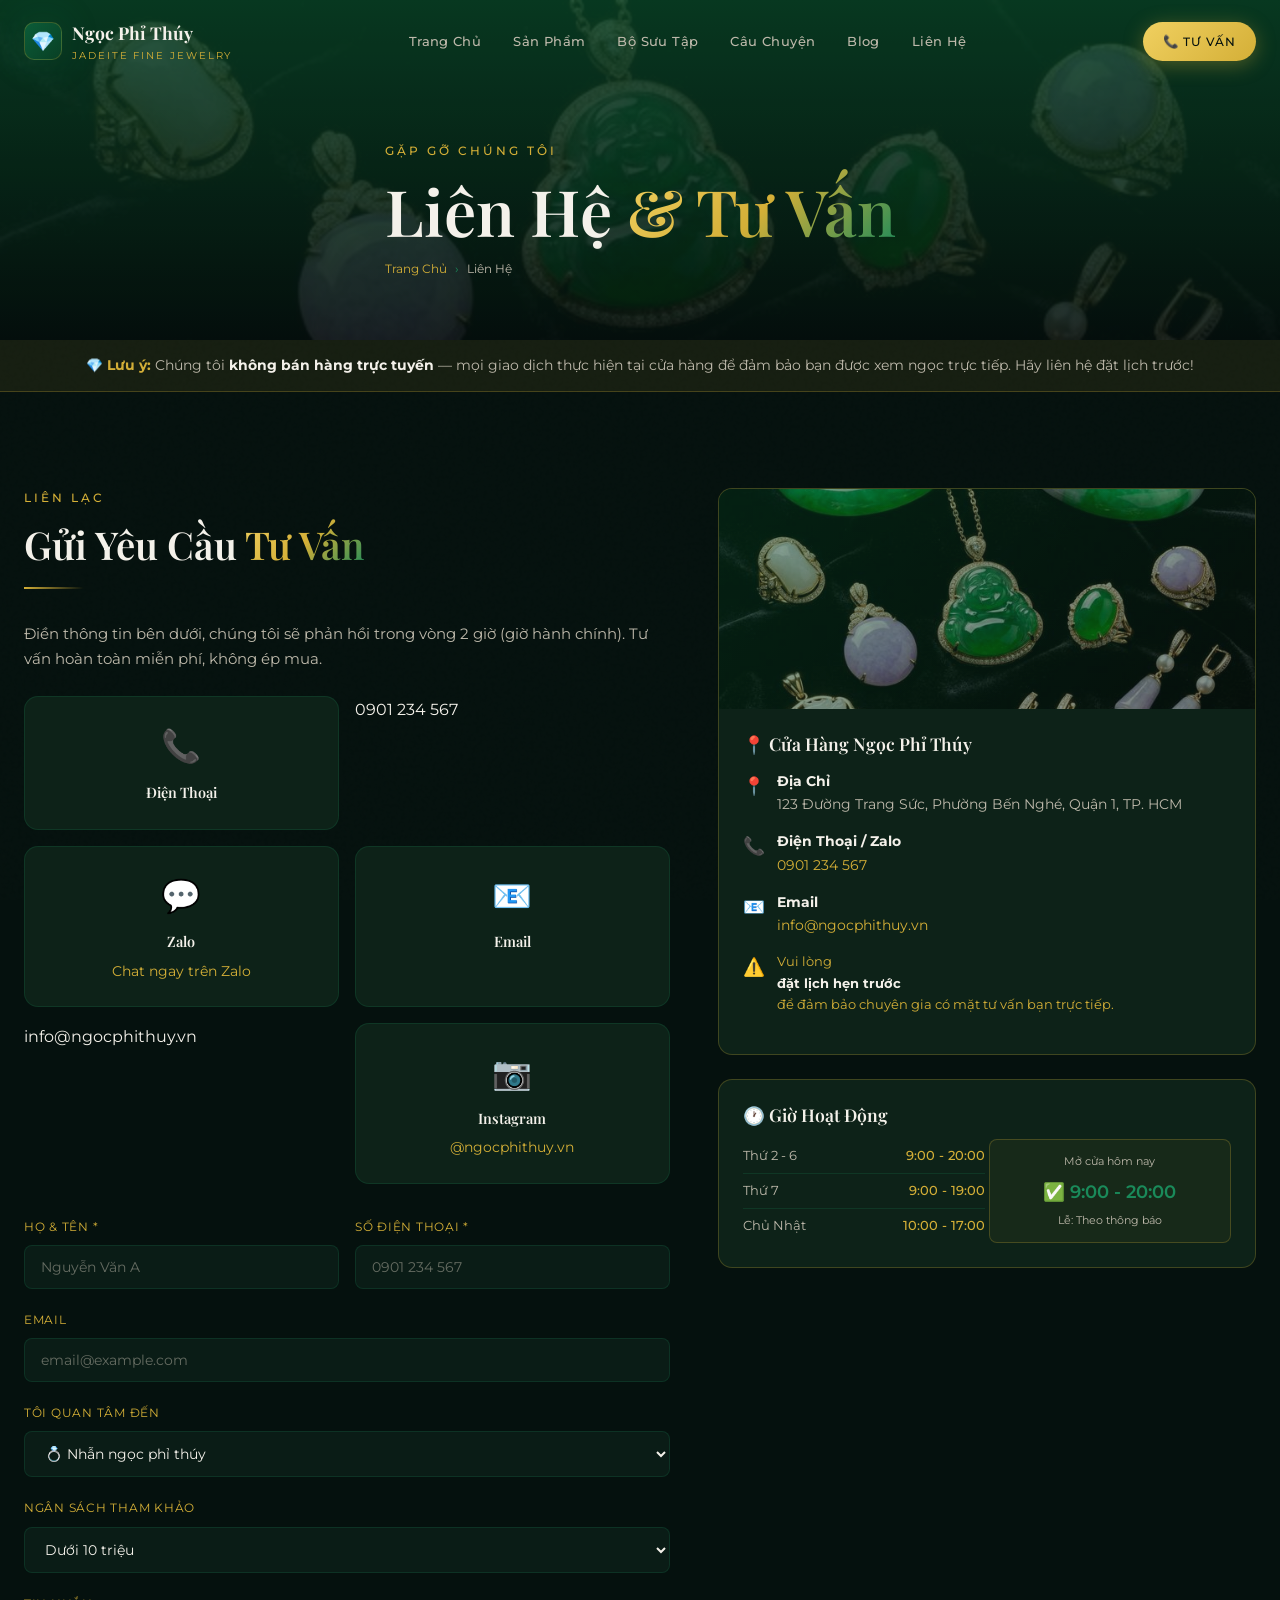
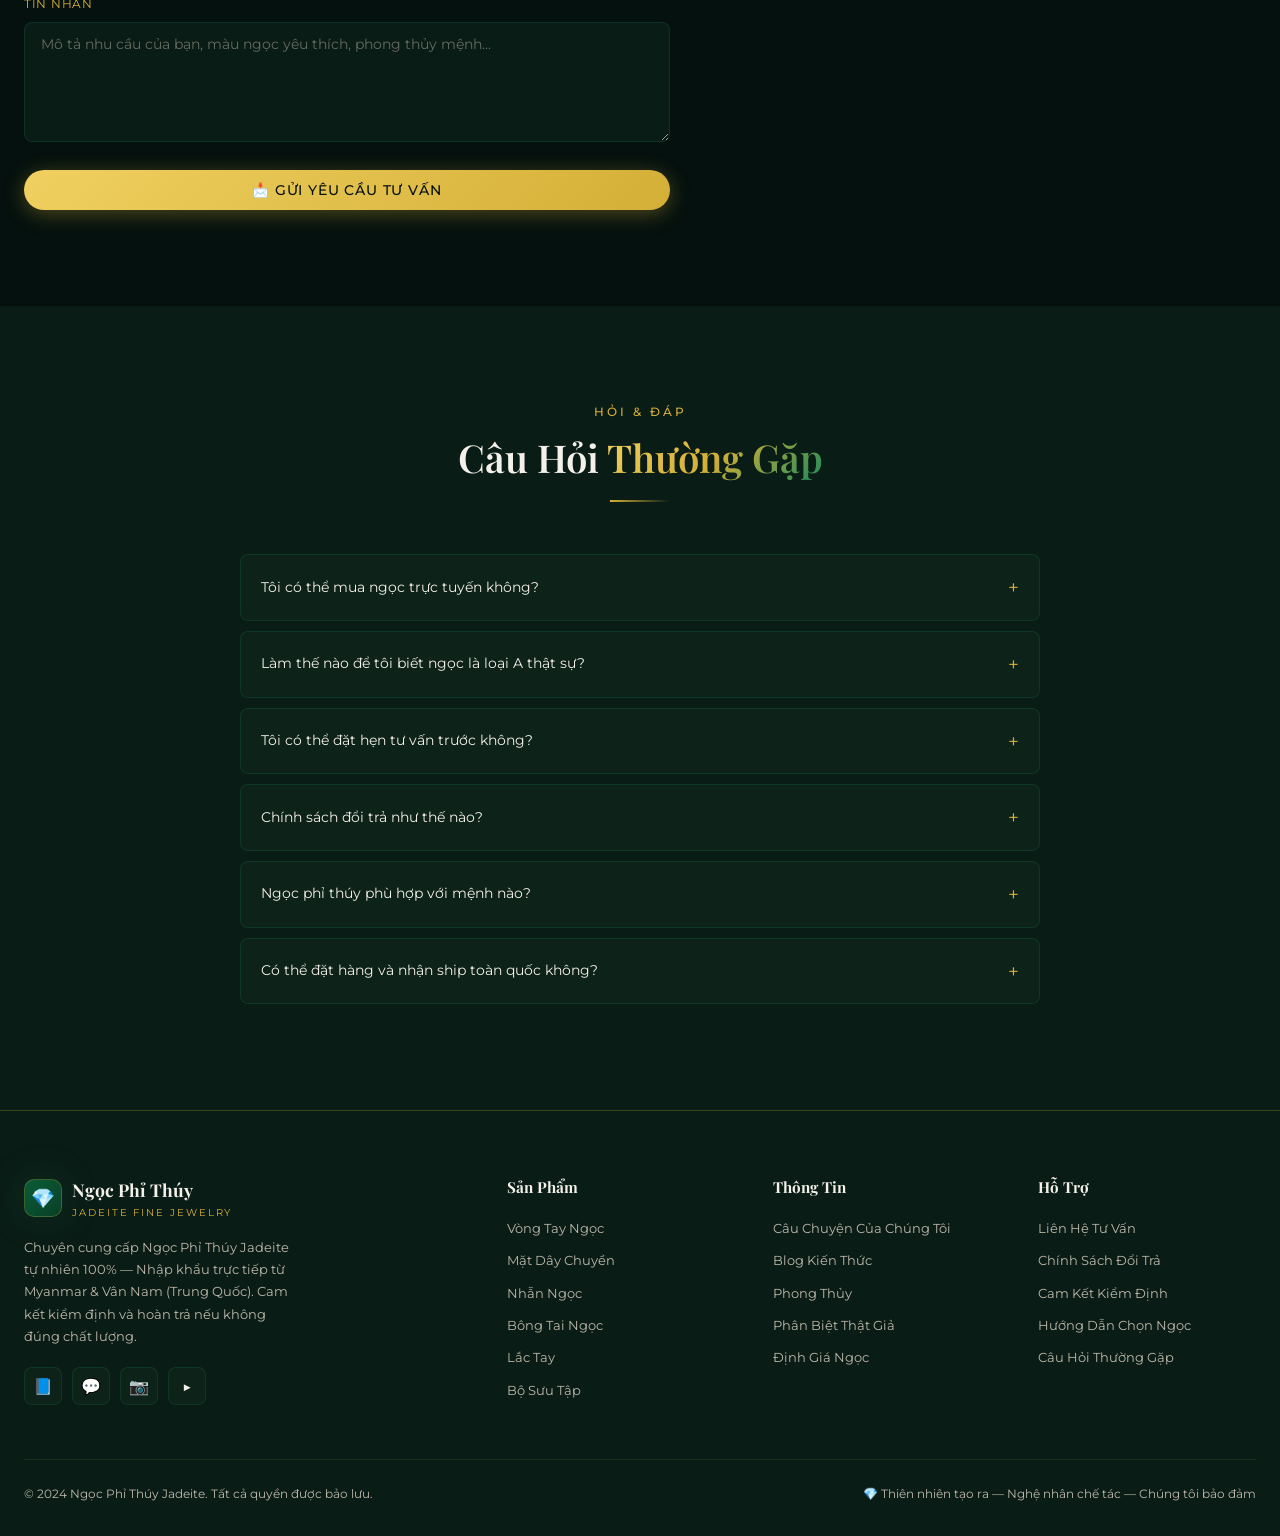
<file: pages/contact.html>
<!DOCTYPE html>
<html lang="vi" data-base="../">
<head>
  <meta charset="UTF-8" />
  <meta name="viewport" content="width=device-width, initial-scale=1.0" />
  <title>Liên Hệ Tư Vấn Ngọc Phỉ Thúy | Mua Tại Cửa Hàng — Jadeite Store</title>
  <meta name="description" content="Liên hệ tư vấn mua ngọc phỉ thúy tại cửa hàng. Địa chỉ, số điện thoại, Zalo, email. Đội ngũ chuyên gia tư vấn 7 ngày/tuần, miễn phí, không ép mua." />
  <link rel="stylesheet" href="../assets/css/main.css" />
  <style>
    .contact-grid { display: grid; grid-template-columns: 1.2fr 1fr; gap: 48px; align-items: start; }
    .contact-methods { display: grid; grid-template-columns: 1fr 1fr; gap: 16px; margin-bottom: 32px; }
    .contact-method-card {
      background: var(--bg-card); border: 1px solid var(--border-jade);
      border-radius: var(--radius-md); padding: 22px; text-align: center;
      transition: var(--transition);
    }
    .contact-method-card:hover { border-color: var(--border-gold); transform: translateY(-3px); }
    .contact-method-icon { font-size: 2rem; margin-bottom: 10px; display: block; }
    .contact-method-card h4 { font-size: 0.9rem; color: var(--ivory); margin-bottom: 6px; }
    .contact-method-card a  { color: var(--gold); font-size: 0.85rem; }
    .store-card { background: var(--bg-card); border: 1px solid var(--border-gold); border-radius: var(--radius-md); overflow: hidden; }
    .store-img { height: 220px; background: linear-gradient(135deg, var(--jade-deep), var(--bg-secondary)); display: flex; align-items: center; justify-content: center; flex-direction: column; gap: 12px; }
    .store-img img { width: 100%; height: 100%; object-fit: cover; }
    .store-info { padding: 24px; }
    .store-info-row { display: flex; align-items: flex-start; gap: 12px; margin-bottom: 14px; font-size: 0.85rem; }
    .store-info-icon { color: var(--gold); font-size: 1.1rem; flex-shrink: 0; margin-top: 1px; }
    .store-info-text { color: var(--ivory-dim); }
    .store-info-text strong { color: var(--ivory); display: block; }
    .map-embed { width: 100%; height: 220px; border: 0; border-radius: 0; filter: hue-rotate(130deg) saturate(0.5) brightness(0.5); }
    .hours-grid { display: grid; grid-template-columns: 1fr 1fr; gap: 4px; }
    .hours-row { display: flex; justify-content: space-between; font-size: 0.8rem; padding: 6px 0; border-bottom: 1px solid var(--border-jade); }
    .hours-row:last-child { border: none; }
    .hours-row .day   { color: var(--ivory-dim); }
    .hours-row .time  { color: var(--gold); font-weight: 500; }
    .faq-item { background: var(--bg-card); border: 1px solid var(--border-jade); border-radius: var(--radius-sm); margin-bottom: 10px; overflow: hidden; }
    .faq-q { padding: 16px 20px; cursor: pointer; font-size: 0.88rem; color: var(--ivory); display: flex; justify-content: space-between; align-items: center; }
    .faq-q::after { content: '+'; color: var(--gold); font-size: 1.2rem; transition: transform 0.3s; }
    .faq-item.open .faq-q::after { transform: rotate(45deg); }
    .faq-a { max-height: 0; overflow: hidden; transition: max-height 0.4s ease; padding: 0 20px; font-size: 0.82rem; color: var(--ivory-dim); }
    .faq-item.open .faq-a { max-height: 200px; padding: 0 20px 16px; }
    @media (max-width: 900px) { .contact-grid { grid-template-columns: 1fr; } .contact-methods { grid-template-columns: repeat(2, 1fr); } }
    @media (max-width: 480px) { .contact-methods { grid-template-columns: 1fr; } }
  </style>
</head>
<body>

  <div class="page-hero">
    <div class="container">
      <span class="section-label">Gặp Gỡ Chúng Tôi</span>
      <h1>Liên Hệ <span class="gradient-text">& Tư Vấn</span></h1>
      <div class="breadcrumb">
        <a href="../index.html">Trang Chủ</a>
        <span class="breadcrumb-sep">›</span>
        <span>Liên Hệ</span>
      </div>
    </div>
  </div>

  <!-- NOTICE BAR -->
  <div style="background: rgba(212,175,55,0.08); border-bottom: 1px solid var(--border-gold); padding: 14px 0;">
    <div class="container" style="text-align:center;font-size:0.85rem;color:var(--ivory-dim);">
      💎 <strong style="color:var(--gold)">Lưu ý:</strong> Chúng tôi <strong style="color:var(--ivory)">không bán hàng trực tuyến</strong> — mọi giao dịch thực hiện tại cửa hàng để đảm bảo bạn được xem ngọc trực tiếp. Hãy liên hệ đặt lịch trước!
    </div>
  </div>

  <section class="section">
    <div class="container">
      <div class="contact-grid">
        <!-- LEFT: FORM + METHODS -->
        <div>
          <span class="section-label reveal">Liên Lạc</span>
          <h2 class="reveal reveal-delay-1" style="margin-bottom:0.5rem;">Gửi Yêu Cầu <span class="gradient-text">Tư Vấn</span></h2>
          <div class="divider reveal reveal-delay-1"></div>
          <p class="reveal reveal-delay-2" style="margin-bottom:24px;">Điền thông tin bên dưới, chúng tôi sẽ phản hồi trong vòng 2 giờ (giờ hành chính). Tư vấn hoàn toàn miễn phí, không ép mua.</p>

          <!-- Contact Methods -->
          <div class="contact-methods reveal">
            <a href="tel:0901234567" class="contact-method-card">
              <span class="contact-method-icon">📞</span>
              <h4>Điện Thoại</h4>
              <a href="tel:0901234567">0901 234 567</a>
            </a>
            <a href="#" class="contact-method-card">
              <span class="contact-method-icon">💬</span>
              <h4>Zalo</h4>
              <span style="color:var(--gold);font-size:0.85rem;">Chat ngay trên Zalo</span>
            </a>
            <a href="mailto:info@ngocphithuy.vn" class="contact-method-card">
              <span class="contact-method-icon">📧</span>
              <h4>Email</h4>
              <a href="mailto:info@ngocphithuy.vn">info@ngocphithuy.vn</a>
            </a>
            <a href="#" class="contact-method-card">
              <span class="contact-method-icon">📷</span>
              <h4>Instagram</h4>
              <span style="color:var(--gold);font-size:0.85rem;">@ngocphithuy.vn</span>
            </a>
          </div>

          <!-- Form -->
          <form id="contactForm" class="reveal reveal-delay-2">
            <div style="display:grid;grid-template-columns:1fr 1fr;gap:16px;">
              <div class="form-group">
                <label class="form-label" for="name">Họ & Tên *</label>
                <input class="form-control" type="text" id="name" placeholder="Nguyễn Văn A" required />
              </div>
              <div class="form-group">
                <label class="form-label" for="phone">Số Điện Thoại *</label>
                <input class="form-control" type="tel" id="phone" placeholder="0901 234 567" required />
              </div>
            </div>
            <div class="form-group">
              <label class="form-label" for="email">Email</label>
              <input class="form-control" type="email" id="email" placeholder="email@example.com" />
            </div>
            <div class="form-group">
              <label class="form-label" for="interest">Tôi Quan Tâm Đến</label>
              <select class="form-control" id="interest">
                <option>💍 Nhẫn ngọc phỉ thúy</option>
                <option>⭕ Vòng tay ngọc phỉ thúy</option>
                <option>📿 Mặt dây chuyền</option>
                <option>✨ Bông tai ngọc</option>
                <option>🔮 Lắc tay ngọc</option>
                <option>✨ Bộ sưu tập trọn bộ</option>
                <option>🔬 Định giá / Kiểm định ngọc</option>
                <option>❓ Khác</option>
              </select>
            </div>
            <div class="form-group">
              <label class="form-label" for="budget">Ngân Sách Tham Khảo</label>
              <select class="form-control" id="budget">
                <option>Dưới 10 triệu</option>
                <option>10 - 30 triệu</option>
                <option>30 - 60 triệu</option>
                <option>60 - 100 triệu</option>
                <option>Trên 100 triệu</option>
                <option>Chưa xác định</option>
              </select>
            </div>
            <div class="form-group">
              <label class="form-label" for="message">Tin Nhắn</label>
              <textarea class="form-control" id="message" rows="4" placeholder="Mô tả nhu cầu của bạn, màu ngọc yêu thích, phong thủy mệnh..."></textarea>
            </div>
            <button type="submit" class="btn btn-gold" style="width:100%;justify-content:center;">📩 Gửi Yêu Cầu Tư Vấn</button>
          </form>
        </div>

        <!-- RIGHT: STORE INFO + MAP + HOURS -->
        <div>
          <div class="store-card reveal reveal-delay-1" style="margin-bottom:24px;">
            <div class="store-img">
              <img src="../assets/images/collection_bg.png" alt="Cửa hàng ngọc phỉ thúy" style="opacity:0.5;" />
            </div>
            <div class="store-info">
              <h3 style="color:var(--ivory);margin-bottom:16px;font-size:1.1rem;">📍 Cửa Hàng Ngọc Phỉ Thúy</h3>
              <div class="store-info-row">
                <span class="store-info-icon">📍</span>
                <div class="store-info-text"><strong>Địa Chỉ</strong>123 Đường Trang Sức, Phường Bến Nghé, Quận 1, TP. HCM</div>
              </div>
              <div class="store-info-row">
                <span class="store-info-icon">📞</span>
                <div class="store-info-text"><strong>Điện Thoại / Zalo</strong><a href="tel:0901234567" style="color:var(--gold);">0901 234 567</a></div>
              </div>
              <div class="store-info-row">
                <span class="store-info-icon">📧</span>
                <div class="store-info-text"><strong>Email</strong><a href="mailto:info@ngocphithuy.vn" style="color:var(--gold);">info@ngocphithuy.vn</a></div>
              </div>
              <div class="store-info-row">
                <span class="store-info-icon">⚠️</span>
                <div class="store-info-text" style="color:var(--gold);font-size:0.8rem;">Vui lòng <strong>đặt lịch hẹn trước</strong> để đảm bảo chuyên gia có mặt tư vấn bạn trực tiếp.</div>
              </div>
            </div>
          </div>

          <div class="store-card reveal reveal-delay-2">
            <div class="store-info">
              <h4 style="color:var(--ivory);margin-bottom:14px;">🕐 Giờ Hoạt Động</h4>
              <div class="hours-grid">
                <div><div class="hours-row"><span class="day">Thứ 2 - 6</span><span class="time">9:00 - 20:00</span></div><div class="hours-row"><span class="day">Thứ 7</span><span class="time">9:00 - 19:00</span></div><div class="hours-row" style="border:none"><span class="day">Chủ Nhật</span><span class="time">10:00 - 17:00</span></div></div>
                <div style="background:rgba(212,175,55,0.05);border: 1px solid var(--border-gold);border-radius:var(--radius-sm);padding:12px;text-align:center;">
                  <div style="font-size:0.7rem;color:var(--ivory-dim);margin-bottom:6px;">Mở cửa hôm nay</div>
                  <div style="font-size:1.1rem;color:var(--jade-light);font-weight:600;">✅ 9:00 - 20:00</div>
                  <div style="font-size:0.7rem;color:var(--ivory-dim);margin-top:4px;">Lễ: Theo thông báo</div>
                </div>
              </div>
            </div>
          </div>
        </div>
      </div>
    </div>
  </section>

  <!-- FAQ -->
  <section class="section" style="background:var(--bg-secondary);">
    <div class="container">
      <div class="section-header center reveal">
        <span class="section-label">Hỏi & Đáp</span>
        <h2>Câu Hỏi <span class="gradient-text">Thường Gặp</span></h2>
        <div class="divider divider-center"></div>
      </div>
      <div style="max-width:800px;margin:0 auto;" id="faqList"></div>
    </div>
  </section>

  <script src="../assets/js/main.js"></script>
  <script>
    renderNavbar(); renderFooter();

    const faqs = [
      { q: 'Tôi có thể mua ngọc trực tuyến không?', a: 'Chúng tôi không bán hàng trực tuyến vì ngọc là vật phẩm có giá trị cao và màu sắc rất khác nhau dưới từng nguồn ánh sáng. Chúng tôi khuyến khích khách hàng đến cửa hàng xem trực tiếp, hoặc chúng tôi có thể quay video call để bạn xem sản phẩm dưới ánh sáng tự nhiên trước khi đặt hẹn.' },
      { q: 'Làm thế nào để tôi biết ngọc là loại A thật sự?', a: 'Tất cả sản phẩm ngọc loại A của chúng tôi đều đi kèm giấy kiểm định từ phòng lab uy tín (GIC, GIT hoặc tương đương). Nếu bạn muốn, chúng tôi có thể hỗ trợ bạn gửi ngọc đến phòng lab thứ 3 để tái kiểm định độc lập — chi phí do chúng tôi hỗ trợ cho đơn hàng trên 20 triệu.' },
      { q: 'Tôi có thể đặt hẹn tư vấn trước không?', a: 'Chúng tôi khuyến khích mạnh việc đặt hẹn trước qua Zalo hoặc điện thoại, đặc biệt nếu bạn cần tư vấn theo phong thủy và mệnh, hoặc đang chọn ngọc cho bộ sưu tập. Điều này giúp chuyên gia của chúng tôi có thể chuẩn bị sẵn các lựa chọn phù hợp nhất cho bạn.' },
      { q: 'Chính sách đổi trả như thế nào?', a: 'Chúng tôi cam kết hoàn tiền 100% trong vòng 30 ngày nếu sản phẩm không đúng với mô tả chất lượng và giấy kiểm định kèm theo. Với sản phẩm đặt chế tác theo yêu cầu, chúng tôi có thể chỉnh sửa kích thước và kiểu dáng miễn phí trong 30 ngày đầu.' },
      { q: 'Ngọc phỉ thúy phù hợp với mệnh nào?', a: 'Ngọc màu xanh lục phù hợp mệnh Mộc và Thủy. Ngọc tím lavender phù hợp mệnh Hỏa. Ngọc trắng phù hợp mệnh Kim. Tuy nhiên mỗi người có ngũ hành tứ trụ khác nhau, cần xem xét kỹ để tư vấn chính xác — đây là điều chúng tôi làm miễn phí cho mỗi khách hàng.' },
      { q: 'Có thể đặt hàng và nhận ship toàn quốc không?', a: 'Sau khi đã tư vấn và thống nhất sản phẩm tại cửa hàng (hoặc qua video call), chúng tôi có thể giao hàng toàn quốc bằng dịch vụ chuyển phát nhanh có bảo hiểm hàng hóa. Phí bảo hiểm được chúng tôi hỗ trợ cho đơn hàng từ 15 triệu trở lên.' },
    ];

    document.getElementById('faqList').innerHTML = faqs.map((f,i) => `
      <div class="faq-item reveal" style="transition-delay:${i*0.05}s">
        <div class="faq-q">${f.q}</div>
        <div class="faq-a">${f.a}</div>
      </div>`).join('');

    document.querySelectorAll('.faq-item').forEach(item => {
      item.querySelector('.faq-q').addEventListener('click', () => {
        const wasOpen = item.classList.contains('open');
        document.querySelectorAll('.faq-item').forEach(x => x.classList.remove('open'));
        if (!wasOpen) item.classList.add('open');
      });
    });

    document.getElementById('contactForm').addEventListener('submit', e => {
      e.preventDefault();
      showToast('✅', 'Đã nhận! Chúng tôi sẽ liên hệ bạn trong 2 giờ.');
      e.target.reset();
    });

    initScrollReveal();
  </script>
</body>
</html>
</file>
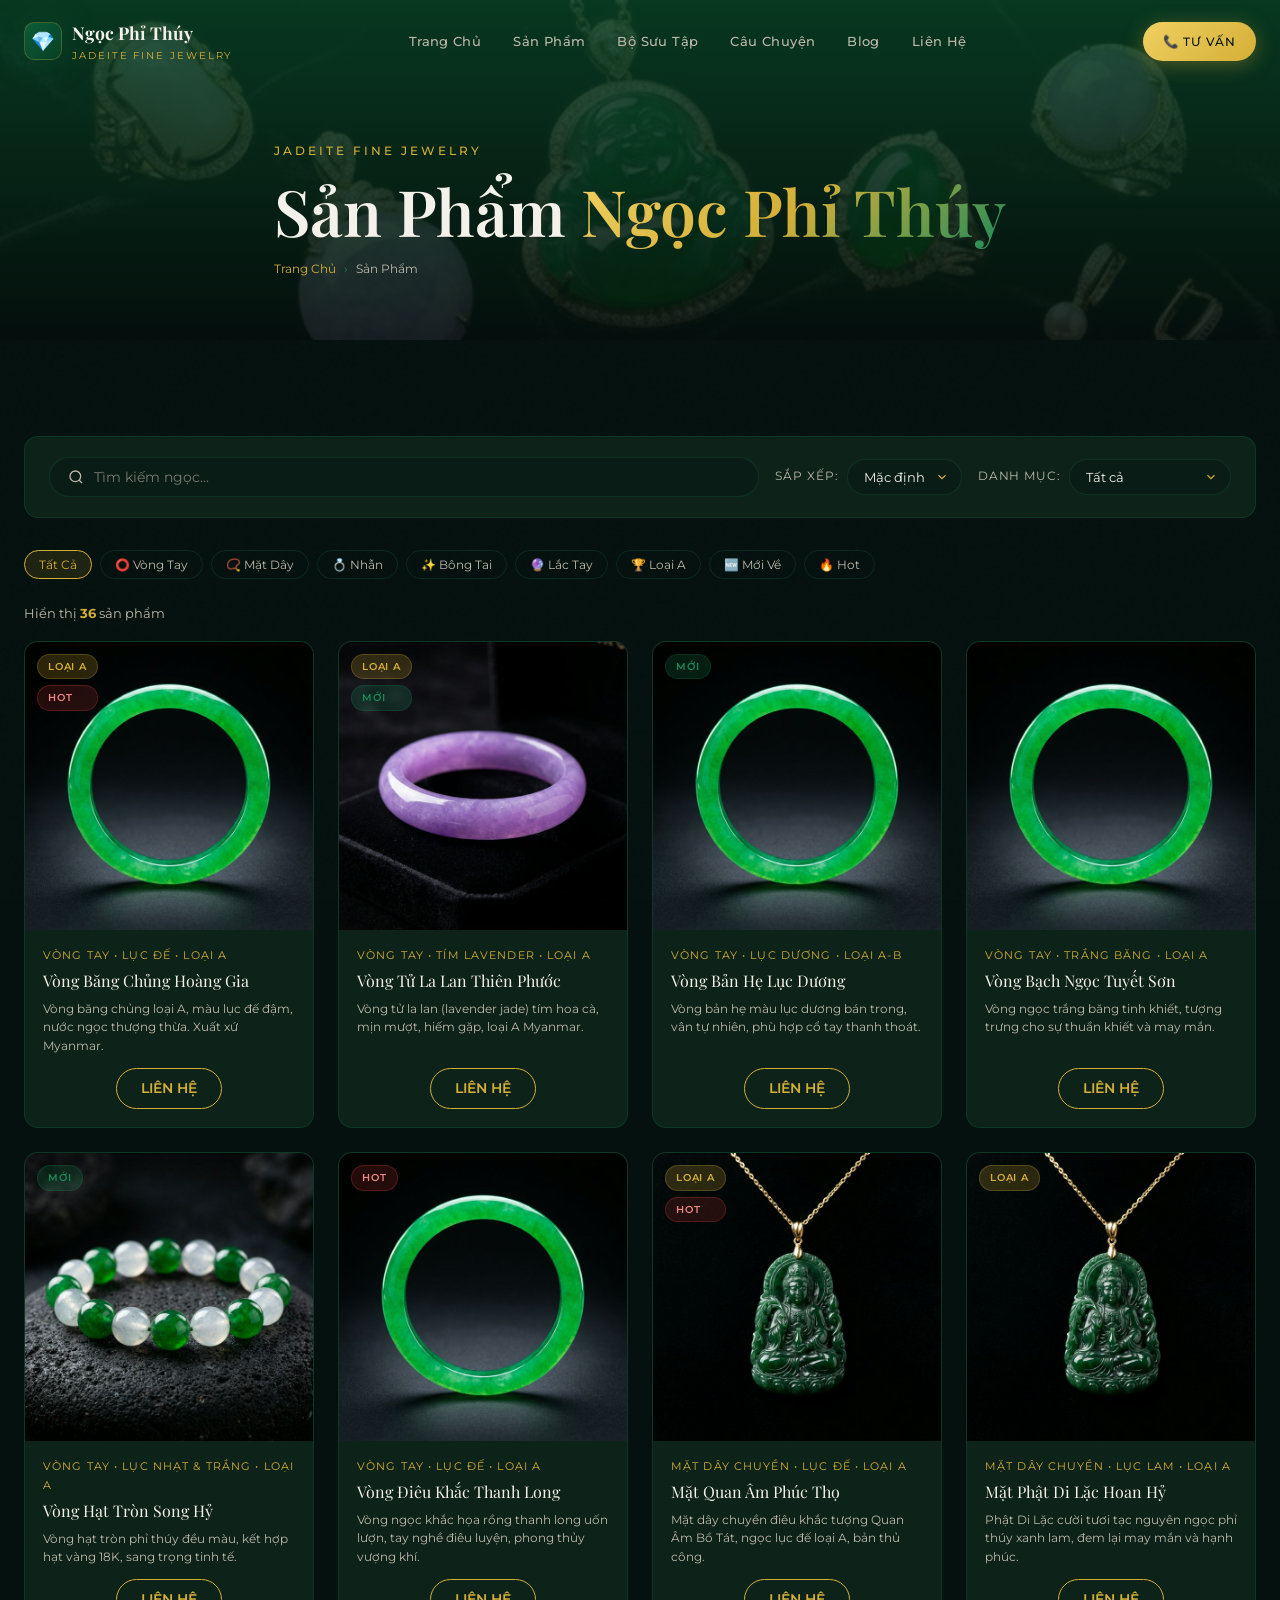
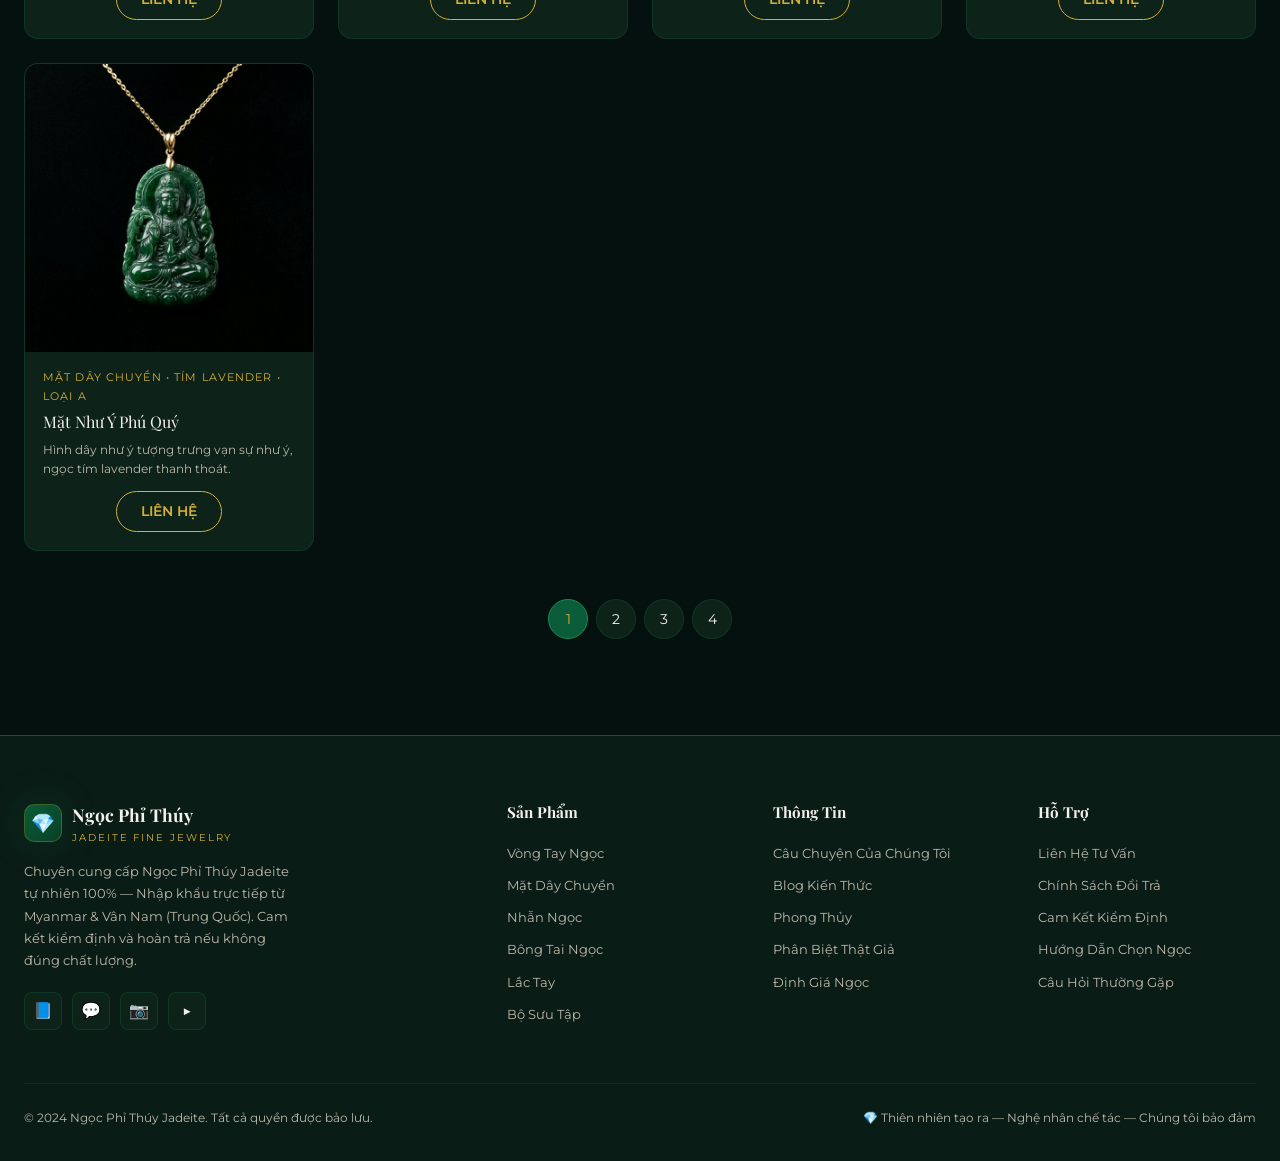
<file: pages/products.html>
<!DOCTYPE html>
<html lang="vi" data-base="../">
<head>
  <meta charset="UTF-8" />
  <meta name="viewport" content="width=device-width, initial-scale=1.0" />
  <title>Sản Phẩm Ngọc Phỉ Thúy | Vòng, Nhẫn, Dây Chuyền, Bông Tai — Jadeite Store</title>
  <meta name="description" content="Toàn bộ sản phẩm ngọc phỉ thúy: vòng tay, mặt dây chuyền, nhẫn, bông tai, lắc tay. Tìm kiếm và lọc theo phân loại, màu sắc, mức giá. 100% Ngọc tự nhiên." />
  <link rel="stylesheet" href="../assets/css/main.css" />
  <style>
    body { padding-top: 0; }
    body { padding-top: 0; }
  </style>
</head>
<body>
  <!-- Injected: Cursor, Navbar -->

  <!-- PAGE HERO -->
  <div class="page-hero">
    <div class="container">
      <span class="section-label">Jadeite Fine Jewelry</span>
      <h1>Sản Phẩm <span class="gradient-text">Ngọc Phỉ Thúy</span></h1>
      <div class="breadcrumb">
        <a href="../index.html">Trang Chủ</a>
        <span class="breadcrumb-sep">›</span>
        <span>Sản Phẩm</span>
      </div>
    </div>
  </div>

  <!-- MAIN PRODUCTS SECTION -->
  <section class="section">
    <div class="container">

      <!-- TOP FILTER BAR -->
      <div class="filter-bar">
        <div class="filter-search">
          <svg width="16" height="16" fill="none" stroke="currentColor" stroke-width="2" viewBox="0 0 24 24"><circle cx="11" cy="11" r="8"/><path d="m21 21-4.35-4.35"/></svg>
          <input type="text" id="searchInput" placeholder="Tìm kiếm ngọc..." />
        </div>
        <div class="filter-group">
          <span class="filter-label">Sắp xếp:</span>
          <select class="sort-select" id="sortSelect">
            <option value="default">Mặc định</option>
            <option value="name-asc">Tên A → Z</option>
          </select>
        </div>
        <div class="filter-group">
          <span class="filter-label">Danh mục:</span>
          <select class="filter-select" id="catSelect">
            <option value="all">Tất cả</option>
            <option value="vong-tay">Vòng Tay</option>
            <option value="mat-day">Mặt Dây Chuyền</option>
            <option value="nhan">Nhẫn</option>
            <option value="bong-tai">Bông Tai</option>
            <option value="lac-tay">Lắc Tay</option>
          </select>
        </div>
      </div>

      <!-- QUICK FILTER CHIPS -->
      <div class="filter-chips" style="margin-bottom: 24px;">
        <button class="chip active" data-filter="all">Tất Cả</button>
        <button class="chip" data-filter="vong-tay">⭕ Vòng Tay</button>
        <button class="chip" data-filter="mat-day">📿 Mặt Dây</button>
        <button class="chip" data-filter="nhan">💍 Nhẫn</button>
        <button class="chip" data-filter="bong-tai">✨ Bông Tai</button>
        <button class="chip" data-filter="lac-tay">🔮 Lắc Tay</button>
        <button class="chip" data-filter="loai-a">🏆 Loại A</button>
        <button class="chip" data-filter="moi">🆕 Mới Về</button>
        <button class="chip" data-filter="hot">🔥 Hot</button>
      </div>

      <!-- LAYOUT -->
      <div>
        <p class="products-count" id="productsCount">Đang tải sản phẩm...</p>
        <div class="grid-products" id="productGrid"></div>
        <div class="pagination" id="pagination"></div>
      </div>
    </div>
  </section>

  <script src="../assets/js/main.js"></script>
  <script>
    renderNavbar(); renderFooter();

    const PAGE_SIZE = 9;
    let currentPage = 1;
    let filtered = [];

    const searchInput = document.getElementById('searchInput');
    const sortSelect  = document.getElementById('sortSelect');
    const catSelect   = document.getElementById('catSelect');
    const priceRange  = document.getElementById('priceRange');
    const priceLabel  = document.getElementById('priceLabel');
    const chips       = document.querySelectorAll('.chip');
    let activeChip    = 'all';

    function formatPrice(p) {
      return '<span class="product-card-price">Liên hệ</span>';
    }

    function productCard(p) {
      const badgeHtml = p.badges.map(b => `<span class="badge badge-${b}">${b==='loai-a'?'Loại A':b==='moi'?'Mới':'Hot'}</span>`).join('');
      return `
      <div class="product-card card shimmer-on-hover" data-tilt>
        <div class="product-card-img">
          <img src="${p.img}" alt="${p.name} ngọc phỉ thúy ${p.color}" loading="lazy"/>
          <div class="product-card-badges">${badgeHtml}</div>
          <div class="product-card-overlay">
            <a href="../pages/contact.html" class="btn btn-jade btn-sm">📞 Liên Hệ Mua</a>
          </div>
        </div>
        <div class="product-card-body">
          <div class="product-card-cat">${p.catLabel} • ${p.color} • ${p.loai}</div>
          <div class="product-card-name">${p.name}</div>
          <div class="product-card-desc">${p.desc}</div>
          <div class="product-card-footer" style="justify-content:center;">
            <a href="../pages/contact.html" style="text-decoration:none;">${formatPrice(p.price)}</a>
          </div>
        </div>
      </div>`;
    }

    function applyFilters() {
      const q      = searchInput.value.toLowerCase().trim();
      const sort   = sortSelect.value;
      const cat    = catSelect.value;
      let list = JadeStore.PRODUCTS.filter(p => {
        if (q && !p.name.toLowerCase().includes(q) && !p.desc.toLowerCase().includes(q) && !p.color.toLowerCase().includes(q)) return false;
        if (cat !== 'all' && p.cat !== cat) return false;

        // Chip filter
        if (activeChip === 'loai-a' && !p.badges.includes('loai-a')) return false;
        if (activeChip === 'moi'    && !p.badges.includes('moi'))    return false;
        if (activeChip === 'hot'    && !p.badges.includes('hot'))    return false;
        if (activeChip !== 'all' && !['loai-a','moi','hot'].includes(activeChip) && p.cat !== activeChip) return false;

        return true;
      });

      // Sort
      if (sort === 'name-asc')   list.sort((a,b) => a.name.localeCompare(b.name, 'vi'));

      filtered = list;
      currentPage = 1;
      render();
    }

    function render() {
      const start = (currentPage - 1) * PAGE_SIZE;
      const page  = filtered.slice(start, start + PAGE_SIZE);
      document.getElementById('productsCount').innerHTML = `Hiển thị <strong>${filtered.length}</strong> sản phẩm`;
      document.getElementById('productGrid').innerHTML = page.length
        ? page.map(productCard).join('')
        : '<div style="grid-column:1/-1;text-align:center;padding:64px;color:var(--ivory-dim)">💎 Không tìm thấy sản phẩm phù hợp. Hãy thử thay đổi bộ lọc!</div>';

      // Pagination
      const pages = Math.ceil(filtered.length / PAGE_SIZE);
      let pagi = '';
      for (let i = 1; i <= pages; i++) pagi += `<button class="page-btn${i===currentPage?' active':''}" onclick="goPage(${i})">${i}</button>`;
      document.getElementById('pagination').innerHTML = pages > 1 ? pagi : '';

      initTilt();
    }

    window.goPage = (p) => { currentPage = p; render(); window.scrollTo({top: 400, behavior:'smooth'}); };

    // Events
    searchInput.addEventListener('input', applyFilters);
    sortSelect.addEventListener('change', applyFilters);
    catSelect.addEventListener('change', applyFilters);

    chips.forEach(chip => {
      chip.addEventListener('click', () => {
        chips.forEach(c => c.classList.remove('active'));
        chip.classList.add('active');
        activeChip = chip.dataset.filter;
        catSelect.value = ['vong-tay','mat-day','nhan','bong-tai','lac-tay'].includes(activeChip) ? activeChip : 'all';
        applyFilters();
      });
    });

    document.getElementById('clearFilters') && document.getElementById('clearFilters').addEventListener('click', () => {
      searchInput.value = ''; sortSelect.value = 'default'; catSelect.value = 'all';
      activeChip = 'all'; chips.forEach(c => c.classList.toggle('active', c.dataset.filter==='all'));
      applyFilters();
    });

    // Handle URL param
    const urlCat = new URLSearchParams(location.search).get('cat');
    if (urlCat) {
      catSelect.value = urlCat; activeChip = urlCat;
      chips.forEach(c => c.classList.toggle('active', c.dataset.filter === urlCat));
    }

    applyFilters();
    initScrollReveal();
  </script>
</body>
</html>
</file>
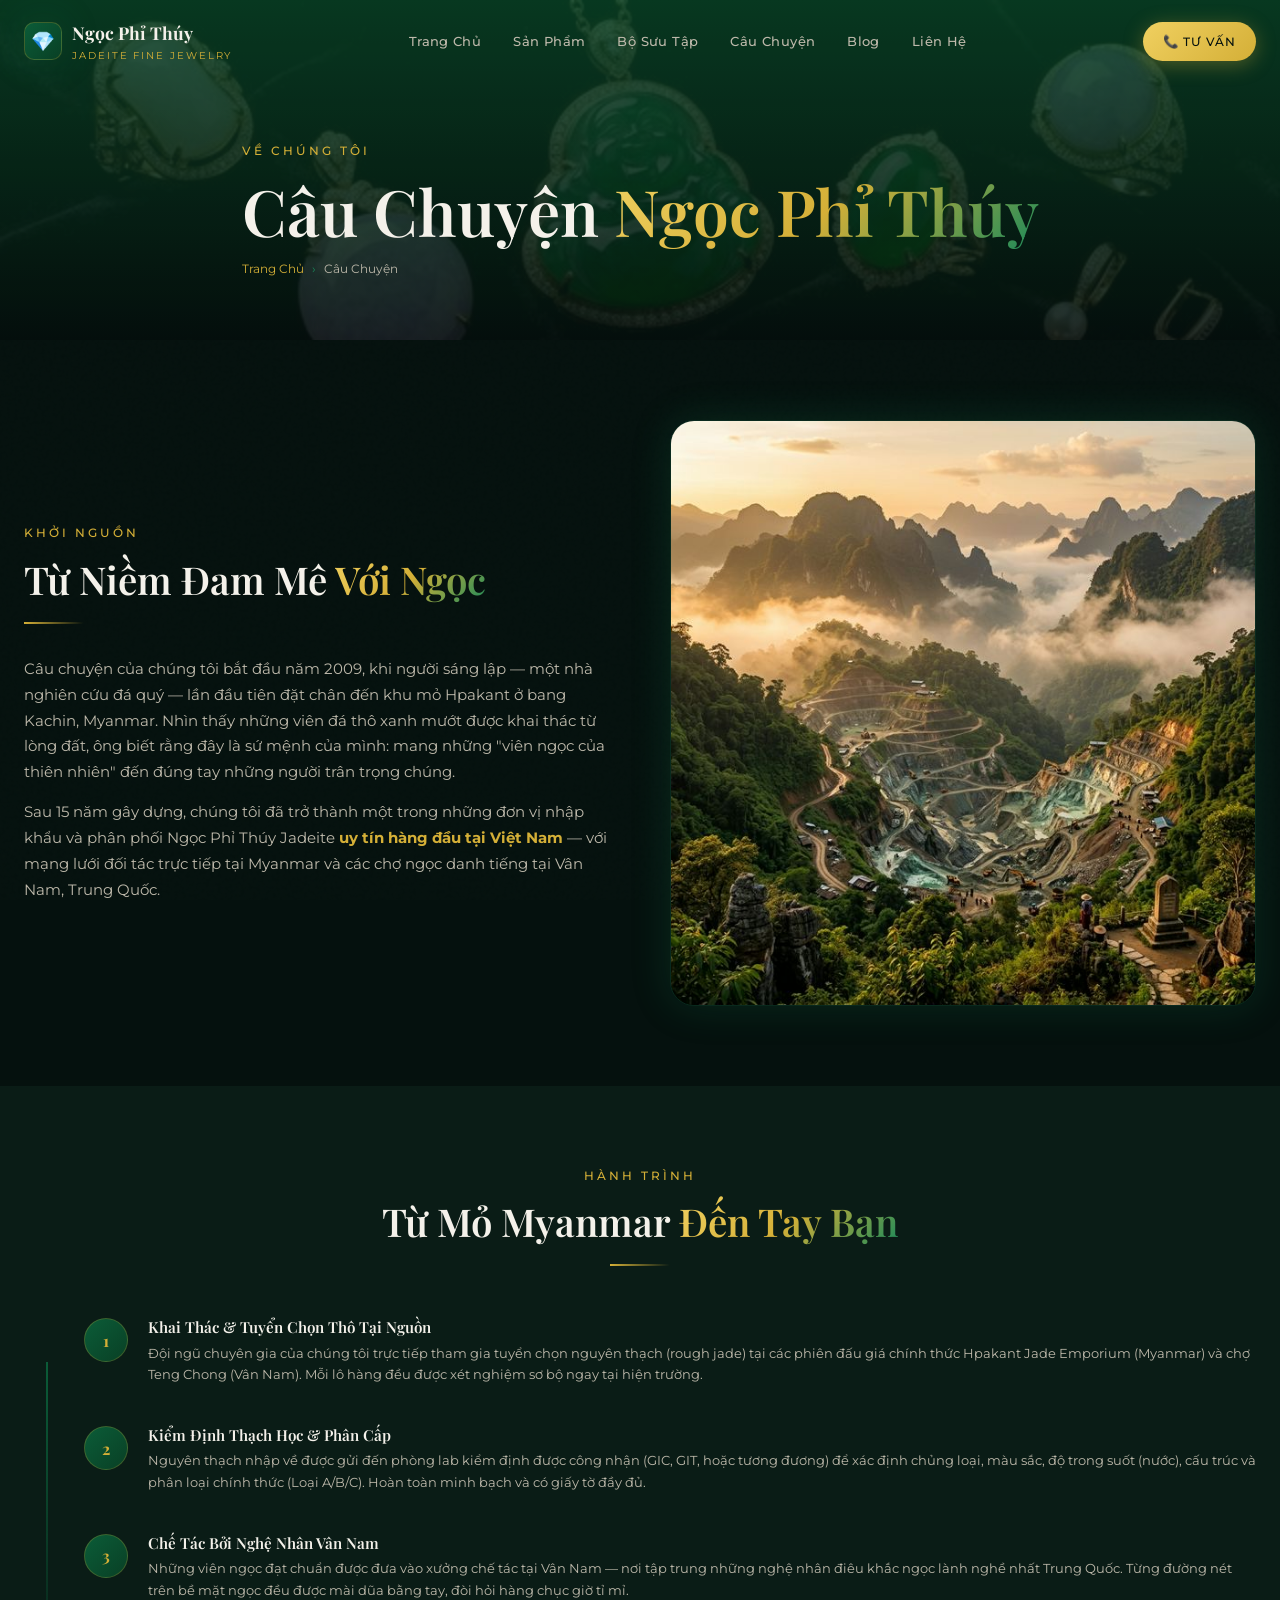
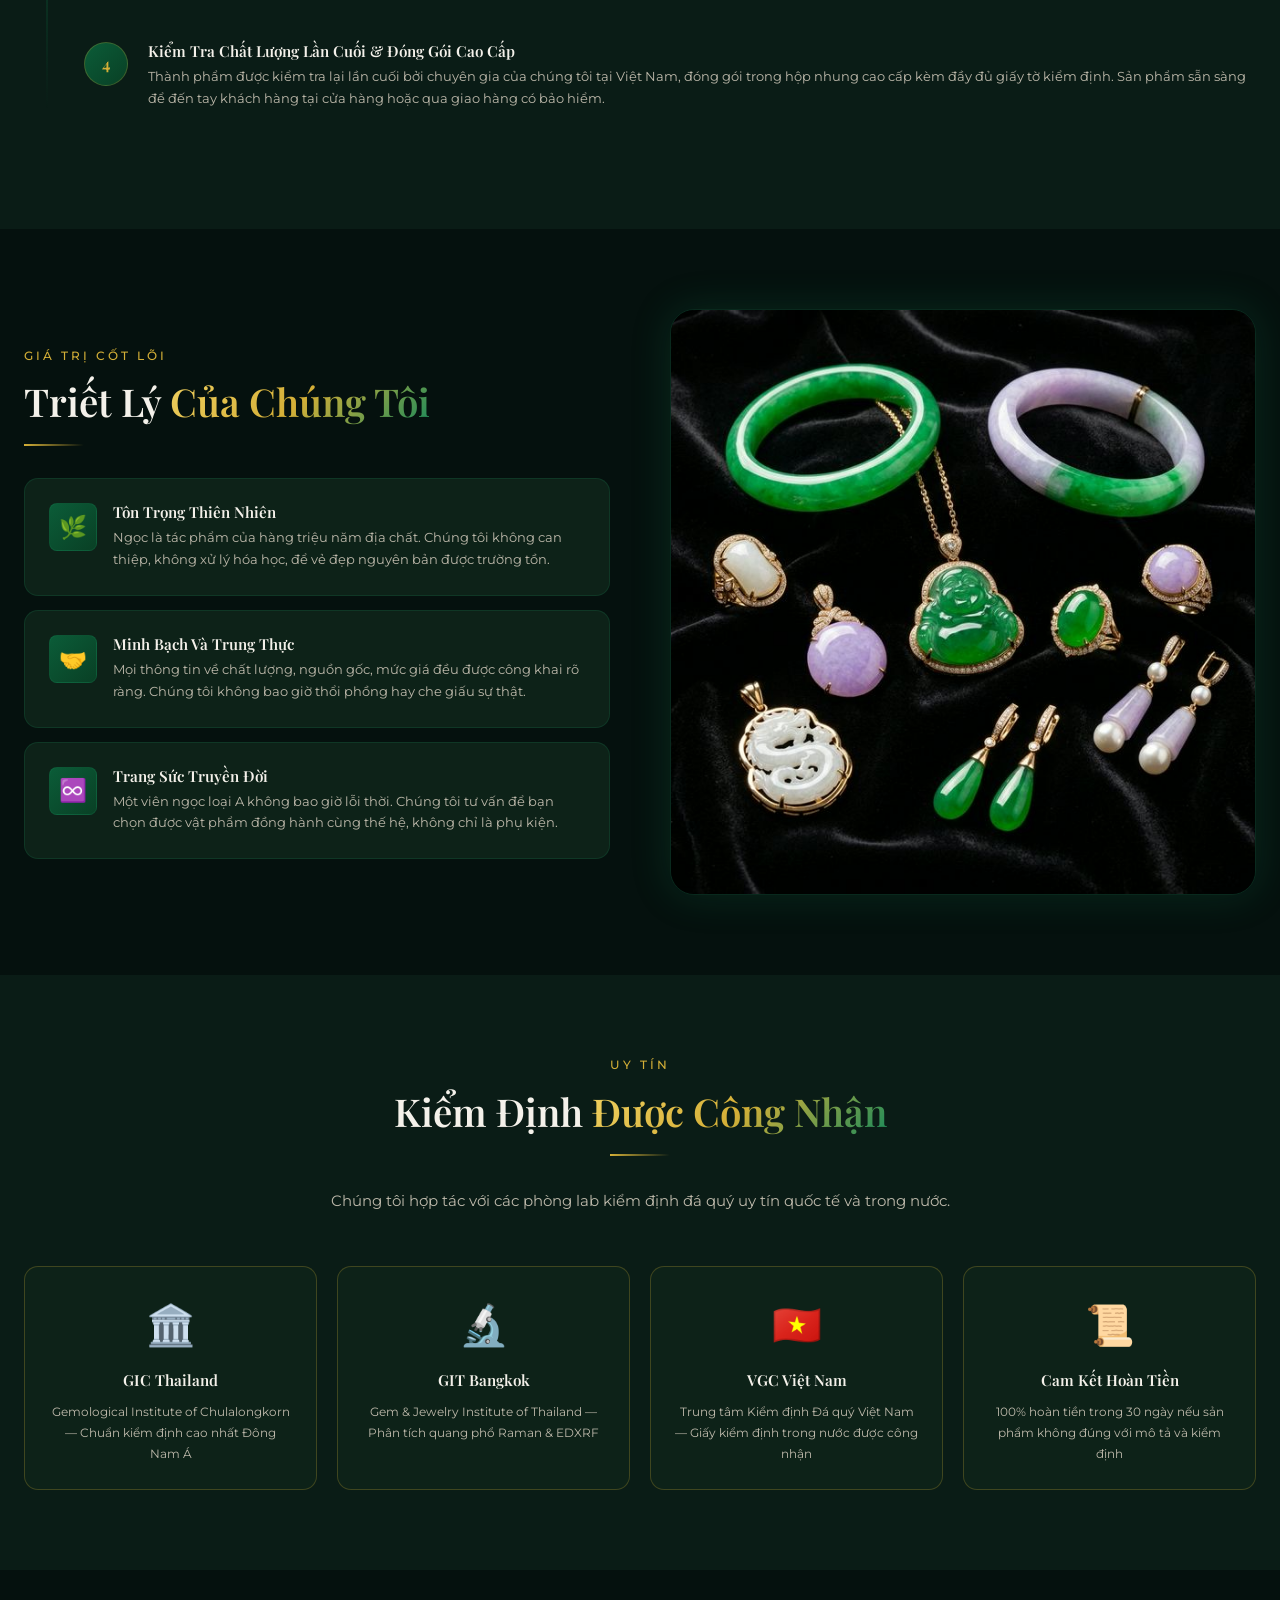
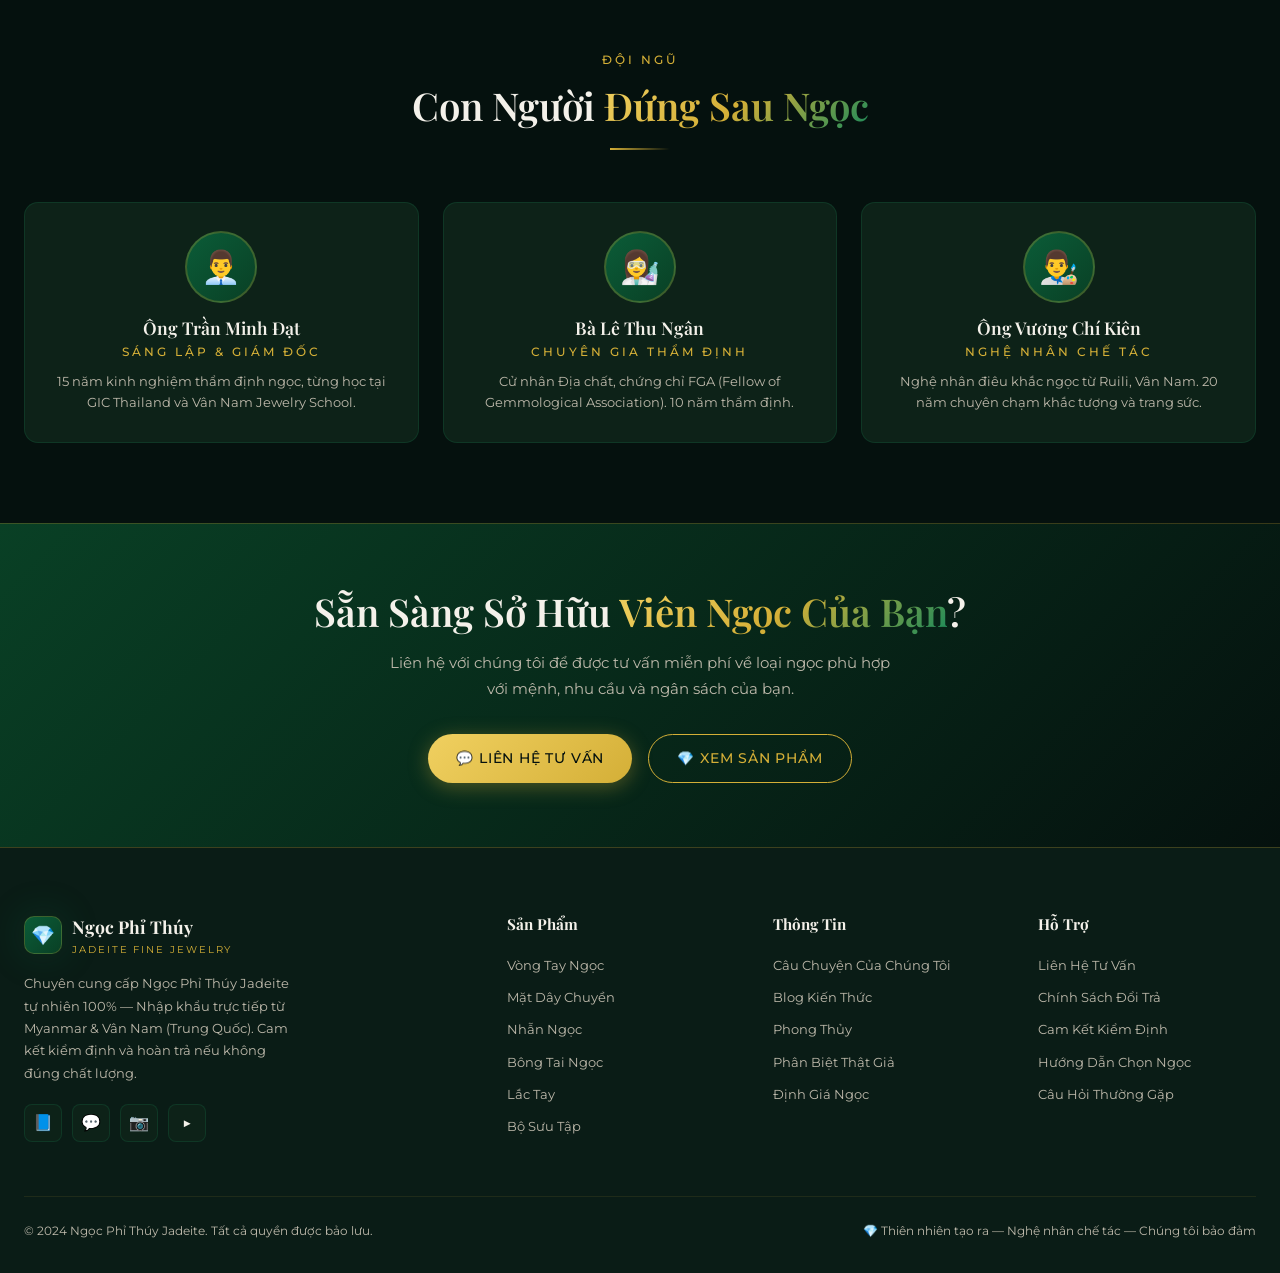
<file: pages/story.html>
<!DOCTYPE html>
<html lang="vi" data-base="../">
<head>
  <meta charset="UTF-8" />
  <meta name="viewport" content="width=device-width, initial-scale=1.0" />
  <title>Câu Chuyện Của Chúng Tôi | Ngọc Phỉ Thúy Jadeite — Hành Trình Từ Myanmar</title>
  <meta name="description" content="Khám phá hành trình của Ngọc Phỉ Thúy — từ mỏ ngọc Hpakant Myanmar, qua tay nghệ nhân Vân Nam đến tay bạn. Cam kết chất lượng và uy tín 15 năm." />
  <link rel="stylesheet" href="../assets/css/main.css" />
  <style>
    .story-section { padding: 80px 0; }
    .story-grid { display: grid; grid-template-columns: 1fr 1fr; gap: 60px; align-items: center; }
    .story-grid.reverse { direction: rtl; }
    .story-grid.reverse > * { direction: ltr; }
    .process-line { position: relative; padding-left: 60px; }
    .process-line::before { content: ''; position: absolute; left: 22px; top: 44px; bottom: 0; width: 2px; background: linear-gradient(to bottom, var(--jade-mid), transparent); }
    .team-grid { display: grid; grid-template-columns: repeat(3, 1fr); gap: 24px; }
    .team-card { background: var(--bg-card); border: 1px solid var(--border-jade); border-radius: var(--radius-md); padding: 28px; text-align: center; transition: var(--transition); }
    .team-card:hover { border-color: var(--border-gold); transform: translateY(-4px); }
    .team-avatar { width: 72px; height: 72px; border-radius: 50%; background: linear-gradient(135deg, var(--jade-mid), var(--jade-deep)); border: 2px solid var(--border-gold); display: flex; align-items: center; justify-content: center; font-size: 2rem; margin: 0 auto 14px; }
    .cert-grid { display: grid; grid-template-columns: repeat(4, 1fr); gap: 20px; }
    @media (max-width: 900px) { .story-grid { grid-template-columns: 1fr; } .story-grid.reverse { direction: ltr; } .cert-grid { grid-template-columns: repeat(2, 1fr); } .team-grid { grid-template-columns: 1fr; } }
  </style>
</head>
<body>

  <div class="page-hero">
    <div class="container">
      <span class="section-label">Về Chúng Tôi</span>
      <h1>Câu Chuyện <span class="gradient-text">Ngọc Phỉ Thúy</span></h1>
      <div class="breadcrumb">
        <a href="../index.html">Trang Chủ</a>
        <span class="breadcrumb-sep">›</span>
        <span>Câu Chuyện</span>
      </div>
    </div>
  </div>

  <!-- INTRO -->
  <section class="story-section">
    <div class="container">
      <div class="story-grid">
        <div>
          <span class="section-label reveal">Khởi Nguồn</span>
          <h2 class="reveal reveal-delay-1">Từ Niềm Đam Mê <span class="gradient-text">Với Ngọc</span></h2>
          <div class="divider reveal reveal-delay-1"></div>
          <p class="reveal reveal-delay-2">Câu chuyện của chúng tôi bắt đầu năm 2009, khi người sáng lập — một nhà nghiên cứu đá quý — lần đầu tiên đặt chân đến khu mỏ Hpakant ở bang Kachin, Myanmar. Nhìn thấy những viên đá thô xanh mướt được khai thác từ lòng đất, ông biết rằng đây là sứ mệnh của mình: mang những "viên ngọc của thiên nhiên" đến đúng tay những người trân trọng chúng.</p>
          <p class="reveal reveal-delay-2" style="margin-top:14px;">Sau 15 năm gây dựng, chúng tôi đã trở thành một trong những đơn vị nhập khẩu và phân phối Ngọc Phỉ Thúy Jadeite <strong style="color:var(--gold)">uy tín hàng đầu tại Việt Nam</strong> — với mạng lưới đối tác trực tiếp tại Myanmar và các chợ ngọc danh tiếng tại Vân Nam, Trung Quốc.</p>
        </div>
        <div class="story-img reveal reveal-delay-2">
          <img src="../assets/images/story_bg.png" alt="Mỏ ngọc Myanmar - Nguồn gốc Ngọc Phỉ Thúy" />
        </div>
      </div>
    </div>
  </section>

  <!-- JOURNEY / PROCESS -->
  <section class="story-section" style="background: var(--bg-secondary);">
    <div class="container">
      <div class="section-header center reveal">
        <span class="section-label">Hành Trình</span>
        <h2>Từ Mỏ Myanmar <span class="gradient-text">Đến Tay Bạn</span></h2>
        <div class="divider divider-center"></div>
      </div>
      <div class="process-line">
        <div class="process-item reveal">
          <div class="process-num">1</div>
          <div class="feature-body">
            <h4>Khai Thác & Tuyển Chọn Thô Tại Nguồn</h4>
            <p>Đội ngũ chuyên gia của chúng tôi trực tiếp tham gia tuyển chọn nguyên thạch (rough jade) tại các phiên đấu giá chính thức Hpakant Jade Emporium (Myanmar) và chợ Teng Chong (Vân Nam). Mỗi lô hàng đều được xét nghiệm sơ bộ ngay tại hiện trường.</p>
          </div>
        </div>
        <div class="process-item reveal reveal-delay-1">
          <div class="process-num">2</div>
          <div class="feature-body">
            <h4>Kiểm Định Thạch Học & Phân Cấp</h4>
            <p>Nguyên thạch nhập về được gửi đến phòng lab kiểm định được công nhận (GIC, GIT, hoặc tương đương) để xác định chủng loại, màu sắc, độ trong suốt (nước), cấu trúc và phân loại chính thức (Loại A/B/C). Hoàn toàn minh bạch và có giấy tờ đầy đủ.</p>
          </div>
        </div>
        <div class="process-item reveal reveal-delay-2">
          <div class="process-num">3</div>
          <div class="feature-body">
            <h4>Chế Tác Bởi Nghệ Nhân Vân Nam</h4>
            <p>Những viên ngọc đạt chuẩn được đưa vào xưởng chế tác tại Vân Nam — nơi tập trung những nghệ nhân điêu khắc ngọc lành nghề nhất Trung Quốc. Từng đường nét trên bề mặt ngọc đều được mài dũa bằng tay, đòi hỏi hàng chục giờ tỉ mỉ.</p>
          </div>
        </div>
        <div class="process-item reveal reveal-delay-3">
          <div class="process-num">4</div>
          <div class="feature-body">
            <h4>Kiểm Tra Chất Lượng Lần Cuối & Đóng Gói Cao Cấp</h4>
            <p>Thành phẩm được kiểm tra lại lần cuối bởi chuyên gia của chúng tôi tại Việt Nam, đóng gói trong hộp nhung cao cấp kèm đầy đủ giấy tờ kiểm định. Sản phẩm sẵn sàng để đến tay khách hàng tại cửa hàng hoặc qua giao hàng có bảo hiểm.</p>
          </div>
        </div>
      </div>
    </div>
  </section>

  <!-- OUR VALUES -->
  <section class="story-section">
    <div class="container">
      <div class="story-grid reverse">
        <div class="story-img reveal">
          <img src="../assets/images/collection_bg.png" alt="Trang sức ngọc phỉ thúy cao cấp" />
        </div>
        <div>
          <span class="section-label reveal">Giá Trị Cốt Lõi</span>
          <h2 class="reveal reveal-delay-1">Triết Lý <span class="gradient-text">Của Chúng Tôi</span></h2>
          <div class="divider reveal reveal-delay-1"></div>
          <div style="display:flex;flex-direction:column;gap:14px;margin-top:20px;">
            <div class="feature-item reveal reveal-delay-1"><div class="feature-icon">🌿</div><div class="feature-body"><h4>Tôn Trọng Thiên Nhiên</h4><p>Ngọc là tác phẩm của hàng triệu năm địa chất. Chúng tôi không can thiệp, không xử lý hóa học, để vẻ đẹp nguyên bản được trường tồn.</p></div></div>
            <div class="feature-item reveal reveal-delay-2"><div class="feature-icon">🤝</div><div class="feature-body"><h4>Minh Bạch Và Trung Thực</h4><p>Mọi thông tin về chất lượng, nguồn gốc, mức giá đều được công khai rõ ràng. Chúng tôi không bao giờ thổi phồng hay che giấu sự thật.</p></div></div>
            <div class="feature-item reveal reveal-delay-3"><div class="feature-icon">♾️</div><div class="feature-body"><h4>Trang Sức Truyền Đời</h4><p>Một viên ngọc loại A không bao giờ lỗi thời. Chúng tôi tư vấn để bạn chọn được vật phẩm đồng hành cùng thế hệ, không chỉ là phụ kiện.</p></div></div>
          </div>
        </div>
      </div>
    </div>
  </section>

  <!-- CERTIFICATES -->
  <section class="story-section" style="background: var(--bg-secondary);">
    <div class="container">
      <div class="section-header center reveal">
        <span class="section-label">Uy Tín</span>
        <h2>Kiểm Định <span class="gradient-text">Được Công Nhận</span></h2>
        <div class="divider divider-center"></div>
        <p>Chúng tôi hợp tác với các phòng lab kiểm định đá quý uy tín quốc tế và trong nước.</p>
      </div>
      <div class="cert-grid">
        <div class="cert-card reveal"><div class="cert-icon">🏛️</div><h4>GIC Thailand</h4><p>Gemological Institute of Chulalongkorn — Chuẩn kiểm định cao nhất Đông Nam Á</p></div>
        <div class="cert-card reveal reveal-delay-1"><div class="cert-icon">🔬</div><h4>GIT Bangkok</h4><p>Gem &amp; Jewelry Institute of Thailand — Phân tích quang phổ Raman &amp; EDXRF</p></div>
        <div class="cert-card reveal reveal-delay-2"><div class="cert-icon">🇻🇳</div><h4>VGC Việt Nam</h4><p>Trung tâm Kiểm định Đá quý Việt Nam — Giấy kiểm định trong nước được công nhận</p></div>
        <div class="cert-card reveal reveal-delay-3"><div class="cert-icon">📜</div><h4>Cam Kết Hoàn Tiền</h4><p>100% hoàn tiền trong 30 ngày nếu sản phẩm không đúng với mô tả và kiểm định</p></div>
      </div>
    </div>
  </section>

  <!-- TEAM -->
  <section class="story-section">
    <div class="container">
      <div class="section-header center reveal">
        <span class="section-label">Đội Ngũ</span>
        <h2>Con Người <span class="gradient-text">Đứng Sau Ngọc</span></h2>
        <div class="divider divider-center"></div>
      </div>
      <div class="team-grid">
        <div class="team-card reveal"><div class="team-avatar">👨‍💼</div><h4>Ông Trần Minh Đạt</h4><span class="section-label" style="display:block;margin-bottom:8px;margin-top:4px;">Sáng Lập & Giám Đốc</span><p style="font-size:0.8rem;">15 năm kinh nghiệm thẩm định ngọc, từng học tại GIC Thailand và Vân Nam Jewelry School.</p></div>
        <div class="team-card reveal reveal-delay-1"><div class="team-avatar">👩‍🔬</div><h4>Bà Lê Thu Ngân</h4><span class="section-label" style="display:block;margin-bottom:8px;margin-top:4px;">Chuyên Gia Thẩm Định</span><p style="font-size:0.8rem;">Cử nhân Địa chất, chứng chỉ FGA (Fellow of Gemmological Association). 10 năm thẩm định.</p></div>
        <div class="team-card reveal reveal-delay-2"><div class="team-avatar">👨‍🎨</div><h4>Ông Vương Chí Kiên</h4><span class="section-label" style="display:block;margin-bottom:8px;margin-top:4px;">Nghệ Nhân Chế Tác</span><p style="font-size:0.8rem;">Nghệ nhân điêu khắc ngọc từ Ruili, Vân Nam. 20 năm chuyên chạm khắc tượng và trang sức.</p></div>
      </div>
    </div>
  </section>

  <!-- CTA -->
  <section class="section-sm" style="background: linear-gradient(135deg, var(--jade-deep), var(--bg-primary)); border-top: 1px solid var(--border-gold); text-align:center;">
    <div class="container">
      <h2 class="reveal" style="margin-bottom:1rem;">Sẵn Sàng Sở Hữu <span class="gradient-text">Viên Ngọc Của Bạn</span>?</h2>
      <p class="reveal reveal-delay-1" style="max-width:500px;margin:0 auto 2rem;">Liên hệ với chúng tôi để được tư vấn miễn phí về loại ngọc phù hợp với mệnh, nhu cầu và ngân sách của bạn.</p>
      <div style="display:flex;gap:16px;justify-content:center;flex-wrap:wrap;" class="reveal reveal-delay-2">
        <a href="../pages/contact.html" class="btn btn-gold">💬 Liên Hệ Tư Vấn</a>
        <a href="../pages/products.html" class="btn btn-outline-gold">💎 Xem Sản Phẩm</a>
      </div>
    </div>
  </section>

  <script src="../assets/js/main.js"></script>
  <script>renderNavbar(); renderFooter(); initScrollReveal();</script>
</body>
</html>
</file>
<file: assets/css/main.css>
/* ============================================
   NGỌC PHỈ THÚY - LUXURY JADE STORE
   Main CSS - Imperial Jade & Gold Theme
   ============================================ */

@import url('https://fonts.googleapis.com/css2?family=Montserrat:ital,wght@0,300;0,400;0,500;0,600;0,700;1,400&family=Playfair+Display:ital,wght@0,400;0,600;0,700;1,400;1,600&family=Noto+Serif:ital,wght@0,400;0,700;1,400&display=swap');

/* ─── CSS Variables ─────────────────────────── */
:root {
  --bg-primary:      #05110E;
  --bg-secondary:    #0A1C16;
  --bg-card:         #0D2218;
  --bg-glass:        rgba(13, 34, 24, 0.75);
  --jade-deep:       #094025;
  --jade-mid:        #0B5C38;
  --jade-light:      #1A8A5A;
  --jade-glow:       rgba(26, 138, 90, 0.25);
  --gold:            #D4AF37;
  --gold-light:      #F0D060;
  --gold-dim:        #9C7A1A;
  --ivory:           #F4F1EA;
  --ivory-dim:       #BEB9AB;
  --white:           #FFFFFF;
  --border-gold:     rgba(212, 175, 55, 0.25);
  --border-jade:     rgba(26, 138, 90, 0.2);
  --shadow-gold:     0 0 30px rgba(212, 175, 55, 0.15);
  --shadow-jade:     0 0 40px rgba(26, 138, 90, 0.2);
  --radius-sm:       8px;
  --radius-md:       14px;
  --radius-lg:       24px;
  --transition:      0.35s cubic-bezier(0.4, 0, 0.2, 1);
  --font-display:    'Playfair Display', 'Noto Serif', serif;
  --font-body:       'Montserrat', sans-serif;
}

/* ─── Reset & Base ──────────────────────────── */
*, *::before, *::after { box-sizing: border-box; margin: 0; padding: 0; }

html { scroll-behavior: smooth; font-size: 16px; }

body {
  font-family: var(--font-body);
  background-color: var(--bg-primary);
  color: var(--ivory);
  line-height: 1.7;
  overflow-x: hidden;
}

a { color: inherit; text-decoration: none; }
img { display: block; max-width: 100%; }
button { cursor: pointer; font-family: var(--font-body); }
ul, ol { list-style: none; }

/* ─── Custom Cursor Removed ─────────────────────────── */

/* ─── Scrollbar ─────────────────────────────── */
::-webkit-scrollbar { width: 6px; }
::-webkit-scrollbar-track { background: var(--bg-secondary); }
::-webkit-scrollbar-thumb { background: var(--jade-mid); border-radius: 3px; }

/* ─── Noise Texture Overlay ─────────────────── */
body::before {
  content: '';
  position: fixed; inset: 0;
  background-image: url("data:image/svg+xml,%3Csvg viewBox='0 0 256 256' xmlns='http://www.w3.org/2000/svg'%3E%3Cfilter id='noise'%3E%3CfeTurbulence type='fractalNoise' baseFrequency='0.9' numOctaves='4' stitchTiles='stitch'/%3E%3C/filter%3E%3Crect width='100%25' height='100%25' filter='url(%23noise)' opacity='0.04'/%3E%3C/svg%3E");
  pointer-events: none; z-index: 0; opacity: 0.4;
}

/* ─── Typography ────────────────────────────── */
h1, h2, h3, h4 { font-family: var(--font-display); font-weight: 600; line-height: 1.2; color: var(--ivory); }
h1 { font-size: clamp(2.2rem, 5vw, 4rem); }
h2 { font-size: clamp(1.6rem, 3vw, 2.6rem); }
h3 { font-size: clamp(1.2rem, 2vw, 1.6rem); }
h4 { font-size: 1.1rem; }
p  { color: var(--ivory-dim); font-size: 0.95rem; }

.section-label {
  font-size: 0.75rem; letter-spacing: 0.25em; text-transform: uppercase;
  color: var(--gold); font-weight: 500; display: block; margin-bottom: 0.75rem;
}
.gradient-text {
  background: linear-gradient(135deg, var(--gold-light), var(--gold), var(--jade-light));
  -webkit-background-clip: text; -webkit-text-fill-color: transparent; background-clip: text;
}

/* ─── Layout ────────────────────────────────── */
.container { max-width: 1280px; margin: 0 auto; padding: 0 24px; }
.section    { padding: 96px 0; position: relative; }
.section-sm { padding: 64px 0; }

/* ─── Divider ───────────────────────────────── */
.divider {
  width: 60px; height: 2px;
  background: linear-gradient(90deg, var(--gold), transparent);
  margin: 1.25rem 0 2rem;
}
.divider-center { margin: 1.25rem auto 2rem; }

/* ─── Buttons ───────────────────────────────── */
.btn {
  display: inline-flex; align-items: center; gap: 8px;
  padding: 12px 28px; border-radius: 50px;
  font-size: 0.85rem; font-weight: 500; letter-spacing: 0.06em; text-transform: uppercase;
  transition: var(--transition); border: none; position: relative; overflow: hidden;
}
.btn::after {
  content: ''; position: absolute; inset: 0; opacity: 0;
  background: radial-gradient(circle at center, rgba(255,255,255,0.12), transparent 70%);
  transition: opacity 0.3s;
}
.btn:hover::after { opacity: 1; }

.btn-gold {
  background: linear-gradient(135deg, var(--gold-light), var(--gold));
  color: var(--bg-primary);
  box-shadow: 0 4px 20px rgba(212,175,55,0.35);
}
.btn-gold:hover { transform: translateY(-2px); box-shadow: 0 8px 30px rgba(212,175,55,0.5); }

.btn-outline-gold {
  background: transparent;
  border: 1.5px solid var(--gold);
  color: var(--gold);
}
.btn-outline-gold:hover { background: rgba(212,175,55,0.1); transform: translateY(-2px); }

.btn-jade {
  background: linear-gradient(135deg, var(--jade-mid), var(--jade-deep));
  color: var(--ivory);
  border: 1px solid var(--border-jade);
  box-shadow: var(--shadow-jade);
}
.btn-jade:hover { transform: translateY(-2px); box-shadow: 0 8px 30px rgba(26,138,90,0.4); }

.btn-sm { padding: 9px 20px; font-size: 0.78rem; }

/* ─── Header / Navbar ───────────────────────── */
#navbar {
  position: fixed; top: 0; left: 0; right: 0;
  z-index: 1000;
  padding: 18px 0;
  transition: background 0.4s, padding 0.4s, box-shadow 0.4s;
}
#navbar.scrolled {
  background: rgba(5, 17, 14, 0.92);
  backdrop-filter: blur(20px);
  padding: 12px 0;
  box-shadow: 0 1px 0 var(--border-gold);
}
.nav-inner {
  display: flex; align-items: center; justify-content: space-between; gap: 24px;
}
.nav-logo {
  display: flex; align-items: center; gap: 10px; flex-shrink: 0;
}
.nav-logo-icon {
  width: 38px; height: 38px;
  background: linear-gradient(135deg, var(--jade-mid), var(--jade-deep));
  border-radius: 10px;
  display: flex; align-items: center; justify-content: center;
  font-size: 1.2rem; border: 1px solid var(--border-gold);
  box-shadow: var(--shadow-jade);
}
.nav-logo-text { font-family: var(--font-display); font-size: 1.1rem; font-weight: 700; color: var(--ivory); }
.nav-logo-sub  { font-size: 0.6rem; color: var(--gold); letter-spacing: 0.2em; text-transform: uppercase; display: block; }

.nav-links {
  display: flex; align-items: center; gap: 4px;
}
.nav-links a {
  padding: 8px 14px; border-radius: var(--radius-sm);
  font-size: 0.82rem; font-weight: 500;
  color: var(--ivory-dim); letter-spacing: 0.03em;
  transition: var(--transition); position: relative;
}
.nav-links a::after {
  content: ''; position: absolute; bottom: 4px; left: 14px; right: 14px;
  height: 1px; background: var(--gold); transform: scaleX(0);
  transition: transform 0.3s; transform-origin: left;
}
.nav-links a:hover, .nav-links a.active { color: var(--gold); }
.nav-links a:hover::after, .nav-links a.active::after { transform: scaleX(1); }

.nav-actions { display: flex; align-items: center; gap: 12px; }

.nav-hamburguer {
  display: none; flex-direction: column; gap: 5px;
  background: none; border: none; padding: 4px; z-index: 1001;
}
.nav-hamburguer span {
  width: 24px; height: 2px; background: var(--ivory);
  display: block; transition: var(--transition); border-radius: 2px;
}
.nav-hamburguer.open span:nth-child(1) { transform: rotate(45deg) translate(5px,5px); }
.nav-hamburguer.open span:nth-child(2) { opacity: 0; }
.nav-hamburguer.open span:nth-child(3) { transform: rotate(-45deg) translate(5px,-5px); }

/* Mobile menu */
.nav-mobile {
  display: none; position: fixed; inset: 0; top: 70px;
  background: rgba(5, 17, 14, 0.98); backdrop-filter: blur(20px);
  flex-direction: column; align-items: center; justify-content: center;
  gap: 28px; z-index: 999;
}
.nav-mobile.open { display: flex; }
.nav-mobile a { font-size: 1.5rem; font-family: var(--font-display); color: var(--ivory); }
.nav-mobile a:hover { color: var(--gold); }

/* ─── Hero Section ──────────────────────────── */
.hero {
  min-height: 100vh; display: flex; align-items: center;
  position: relative; overflow: hidden;
}
.hero-bg {
  position: absolute; inset: 0;
  background-image: url('../images/hero_banner.png');
  background-size: cover; background-position: center;
  transform: scale(1.05);
  transition: transform 8s ease;
}
.hero-bg::after {
  content: ''; position: absolute; inset: 0;
  background: linear-gradient(135deg, rgba(5,17,14,0.85) 30%, rgba(5,17,14,0.4) 70%, rgba(5,17,14,0.8));
}
.hero:hover .hero-bg { transform: scale(1); }

.hero-content {
  position: relative; z-index: 1; max-width: 680px;
  animation: fadeUpIn 1s ease-out both;
}
.hero-badge {
  display: inline-flex; align-items: center; gap: 8px;
  background: var(--bg-glass); border: 1px solid var(--border-gold);
  padding: 6px 16px; border-radius: 50px; margin-bottom: 1.5rem;
  backdrop-filter: blur(10px); font-size: 0.78rem; color: var(--gold);
  letter-spacing: 0.1em; text-transform: uppercase;
}
.hero-badge-dot { width: 6px; height: 6px; border-radius: 50%; background: var(--jade-light); animation: pulse 2s infinite; }
.hero h1 { margin-bottom: 1.25rem; }
.hero p   { font-size: 1.05rem; max-width: 500px; margin-bottom: 2rem; }
.hero-cta { display: flex; gap: 14px; flex-wrap: wrap; }
.hero-scroll {
  position: absolute; bottom: 36px; left: 50%; transform: translateX(-50%);
  display: flex; flex-direction: column; align-items: center; gap: 8px;
  font-size: 0.7rem; letter-spacing: 0.2em; text-transform: uppercase; color: var(--ivory-dim);
  z-index: 1; animation: bounce 2s infinite;
}
.hero-scroll span { width: 1px; height: 48px; background: linear-gradient(to bottom, var(--gold), transparent); }

/* ─── Cards ─────────────────────────────────── */
.card {
  background: var(--bg-card);
  border: 1px solid var(--border-jade);
  border-radius: var(--radius-md);
  overflow: hidden;
  transition: var(--transition);
  position: relative;
}
.card:hover {
  transform: translateY(-6px);
  box-shadow: var(--shadow-jade), 0 20px 60px rgba(0,0,0,0.4);
  border-color: var(--border-gold);
}

.product-card { display: flex; flex-direction: column; }
.product-card-img {
  position: relative; overflow: hidden;
  aspect-ratio: 1 / 1;
  background: var(--bg-secondary);
}
.product-card-img img {
  width: 100%; height: 100%; object-fit: cover;
  transition: transform 0.6s cubic-bezier(0.4, 0, 0.2, 1);
}
.product-card:hover .product-card-img img { transform: scale(1.08); }
.product-card-badges {
  position: absolute; top: 12px; left: 12px;
  display: flex; flex-direction: column; gap: 6px;
}
.badge {
  display: inline-block; padding: 3px 10px; border-radius: 50px;
  font-size: 0.65rem; font-weight: 600; letter-spacing: 0.08em; text-transform: uppercase;
}
.badge-loai-a { background: rgba(212,175,55,0.2); color: var(--gold); border: 1px solid var(--border-gold); }
.badge-moi    { background: rgba(26,138,90,0.2);  color: var(--jade-light); border: 1px solid var(--border-jade); }
.badge-hot    { background: rgba(180,50,50,0.2);    color: #e88;  border: 1px solid rgba(180,50,50,0.35); }

.product-card-overlay {
  position: absolute; inset: 0;
  background: linear-gradient(to top, rgba(5,17,14,0.85) 0%, transparent 50%);
  opacity: 0; transition: opacity 0.35s;
  display: flex; align-items: flex-end; justify-content: center; padding-bottom: 20px; gap: 10px;
}
.product-card:hover .product-card-overlay { opacity: 1; }

.product-card-body { padding: 16px 18px 18px; flex: 1; display: flex; flex-direction: column; }
.product-card-cat  { font-size: 0.7rem; color: var(--gold); letter-spacing: 0.1em; text-transform: uppercase; margin-bottom: 6px; }
.product-card-name { font-family: var(--font-display); font-size: 1rem; color: var(--ivory); margin-bottom: 8px; line-height: 1.3; }
.product-card-desc { font-size: 0.78rem; color: var(--ivory-dim); margin-bottom: 12px; flex: 1; line-height: 1.5; }
.product-card-footer { display: flex; align-items: center; justify-content: space-between; margin-top: auto; }
.product-card-price {
  font-family: var(--font-body);
  font-size: 0.85rem;
  color: var(--gold);
  font-weight: 600;
  text-transform: uppercase;
  border: 1px solid var(--gold);
  padding: 8px 24px;
  border-radius: 50px;
  transition: var(--transition);
  background: transparent;
  display: inline-block;
  cursor: pointer;
}
.product-card-price.no-price { font-size: 0.85rem; }
.product-card:hover .product-card-price,
.collection-card:hover .product-card-price { background: var(--gold); color: var(--bg-primary); }

/* ─── Grid Layouts ──────────────────────────── */
.grid-products {
  display: grid;
  grid-template-columns: repeat(auto-fill, minmax(260px, 1fr));
  gap: 24px;
}
.grid-2 { display: grid; grid-template-columns: repeat(2, 1fr); gap: 32px; }
.grid-3 { display: grid; grid-template-columns: repeat(3, 1fr); gap: 24px; }
.grid-4 { display: grid; grid-template-columns: repeat(4, 1fr); gap: 24px; }

/* ─── Section Header ────────────────────────── */
.section-header { margin-bottom: 52px; }
.section-header.center { text-align: center; }

/* ─── Stats Bar ─────────────────────────────── */
.stats-bar {
  display: flex; gap: 0;
  background: var(--bg-card);
  border: 1px solid var(--border-gold);
  border-radius: var(--radius-md);
  overflow: hidden;
}
.stat-item {
  flex: 1; padding: 28px 24px; text-align: center;
  border-right: 1px solid var(--border-gold);
  position: relative;
}
.stat-item:last-child { border-right: none; }
.stat-num { font-family: var(--font-display); font-size: 2.2rem; color: var(--gold); font-weight: 700; line-height: 1; margin-bottom: 6px; }
.stat-label { font-size: 0.75rem; color: var(--ivory-dim); letter-spacing: 0.05em; }

/* ─── Page Hero (Inner pages) ───────────────── */
.page-hero {
  min-height: 340px; display: flex; align-items: center;
  position: relative; overflow: hidden; padding-top: 80px;
  background: linear-gradient(180deg, var(--jade-deep) 0%, var(--bg-primary) 100%);
}
.page-hero::before {
  content: ''; position: absolute; inset: 0;
  background: url('../images/collection_bg.png') center/cover no-repeat;
  opacity: 0.12;
}
.page-hero .container { position: relative; z-index: 1; }
.page-hero h1 { margin-bottom: 0.5rem; }
.breadcrumb { display: flex; align-items: center; gap: 8px; font-size: 0.78rem; color: var(--ivory-dim); margin-top: 0.5rem; }
.breadcrumb a  { color: var(--gold); }
.breadcrumb-sep { color: var(--jade-light); }

/* ─── Filters & Search ──────────────────────── */
.filter-bar {
  background: var(--bg-card);
  border: 1px solid var(--border-jade);
  border-radius: var(--radius-md);
  padding: 20px 24px;
  margin-bottom: 32px;
  display: flex; flex-wrap: wrap; align-items: center; gap: 16px;
}
.filter-search {
  flex: 1; min-width: 200px;
  display: flex; align-items: center; gap: 10px;
  background: var(--bg-secondary);
  border: 1px solid var(--border-jade);
  border-radius: 50px; padding: 10px 18px;
  transition: border-color 0.3s;
}
.filter-search:focus-within { border-color: var(--gold); }
.filter-search input {
  flex: 1; background: none; border: none; outline: none;
  color: var(--ivory); font-size: 0.88rem; font-family: var(--font-body);
}
.filter-search input::placeholder { color: var(--ivory-dim); opacity: 0.6; }
.filter-search svg { color: var(--ivory-dim); flex-shrink: 0; }

.filter-group { display: flex; align-items: center; gap: 8px; flex-wrap: wrap; }
.filter-label { font-size: 0.72rem; color: var(--ivory-dim); letter-spacing: 0.08em; text-transform: uppercase; white-space: nowrap; }
.filter-select, .sort-select {
  background: var(--bg-secondary); border: 1px solid var(--border-jade);
  border-radius: 50px; padding: 9px 16px; color: var(--ivory);
  font-size: 0.82rem; font-family: var(--font-body);
  outline: none; cursor: pointer; transition: border-color 0.3s;
  appearance: none;
  background-image: url("data:image/svg+xml,%3Csvg xmlns='http://www.w3.org/2000/svg' viewBox='0 0 24 24' fill='none' stroke='%23D4AF37' stroke-width='2'%3E%3Cpath d='M6 9l6 6 6-6'/%3E%3C/svg%3E");
  background-repeat: no-repeat; background-position: right 12px center; background-size: 14px;
  padding-right: 36px;
}
.filter-select:focus, .sort-select:focus { border-color: var(--gold); }
.filter-select option, .sort-select option { background: var(--bg-secondary); }

.filter-chips { display: flex; gap: 8px; flex-wrap: wrap; }
.chip {
  padding: 6px 14px; border-radius: 50px; font-size: 0.75rem;
  border: 1px solid var(--border-jade); color: var(--ivory-dim);
  background: transparent; transition: var(--transition);
}
.chip:hover, .chip.active {
  background: rgba(212,175,55,0.12); border-color: var(--gold); color: var(--gold);
}

/* ─── Blog Cards ────────────────────────────── */
.blog-card {
  display: flex; flex-direction: column;
  background: var(--bg-card);
  border: 1px solid var(--border-jade);
  border-radius: var(--radius-md);
  overflow: hidden; transition: var(--transition);
}
.blog-card:hover { transform: translateY(-5px); box-shadow: var(--shadow-jade); border-color: var(--border-gold); }
.blog-card-img { aspect-ratio: 16/9; overflow: hidden; }
.blog-card-img img { width: 100%; height: 100%; object-fit: cover; transition: transform 0.5s; }
.blog-card:hover .blog-card-img img { transform: scale(1.06); }
.blog-card-body { padding: 20px 22px; flex: 1; display: flex; flex-direction: column; }
.blog-card-meta { display: flex; gap: 12px; margin-bottom: 10px; font-size: 0.72rem; color: var(--ivory-dim); }
.blog-card-meta span { display: flex; align-items: center; gap: 4px; }
.blog-card-tag { color: var(--gold); font-size: 0.7rem; letter-spacing: 0.08em; text-transform: uppercase; margin-bottom: 8px; display: block; }
.blog-card-title { font-family: var(--font-display); font-size: 1.05rem; color: var(--ivory); margin-bottom: 10px; line-height: 1.4; }
.blog-card-excerpt { font-size: 0.8rem; color: var(--ivory-dim); flex: 1; line-height: 1.6; }
.blog-card-link { color: var(--gold); font-size: 0.8rem; margin-top: 14px; display: inline-flex; align-items: center; gap: 6px; transition: gap 0.3s; }
.blog-card:hover .blog-card-link { gap: 10px; }

/* ─── Collection Set Card ───────────────────── */
.collection-card {
  position: relative; border-radius: var(--radius-lg); overflow: hidden;
  border: 1px solid var(--border-gold);
  background: var(--bg-card);
  transition: var(--transition);
}
.collection-card:hover { transform: translateY(-5px); box-shadow: var(--shadow-gold); }
.collection-card-img { aspect-ratio: 4/3; overflow: hidden; }
.collection-card-img img { width: 100%; height: 100%; object-fit: cover; transition: transform 0.6s; }
.collection-card:hover .collection-card-img img { transform: scale(1.07); }
.collection-card-body { padding: 22px 24px 24px; }
.collection-card-name { font-family: var(--font-display); font-size: 1.2rem; color: var(--ivory); margin-bottom: 8px; }
.collection-card-pieces { display: flex; gap: 8px; flex-wrap: wrap; margin-bottom: 14px; }
.collection-piece-tag {
  padding: 3px 10px; border-radius: 50px; font-size: 0.68rem;
  border: 1px solid var(--border-gold); color: var(--gold);
  background: rgba(212,175,55,0.07);
}

/* ─── Testimonials ──────────────────────────── */
.testimonial-card {
  background: var(--bg-card); border: 1px solid var(--border-jade);
  border-radius: var(--radius-md); padding: 28px;
  position: relative; overflow: hidden;
}
.testimonial-card::before {
  content: '"'; font-family: var(--font-display); font-size: 6rem;
  color: var(--jade-mid); position: absolute; top: -10px; left: 16px;
  line-height: 1; opacity: 0.4;
}
.testimonial-text { font-size: 0.9rem; line-height: 1.7; color: var(--ivory); margin-bottom: 16px; position: relative; z-index: 1; padding-top: 24px; }
.testimonial-author { display: flex; align-items: center; gap: 12px; }
.testimonial-avatar {
  width: 44px; height: 44px; border-radius: 50%;
  background: linear-gradient(135deg, var(--jade-mid), var(--jade-deep));
  display: flex; align-items: center; justify-content: center;
  font-size: 1.1rem; font-family: var(--font-display); color: var(--gold);
  border: 1px solid var(--border-gold); flex-shrink: 0;
}
.testimonial-name { font-weight: 600; font-size: 0.88rem; color: var(--ivory); }
.testimonial-role { font-size: 0.72rem; color: var(--ivory-dim); }
.stars { color: var(--gold); font-size: 0.8rem; letter-spacing: 2px; }

/* ─── Why Choose ────────────────────────────── */
.feature-item {
  display: flex; gap: 16px; align-items: flex-start;
  background: var(--bg-card); border: 1px solid var(--border-jade);
  border-radius: var(--radius-md); padding: 24px; transition: var(--transition);
}
.feature-item:hover { border-color: var(--border-gold); box-shadow: var(--shadow-gold); }
.feature-icon {
  width: 48px; height: 48px; border-radius: var(--radius-sm);
  background: linear-gradient(135deg, var(--jade-mid), var(--jade-deep));
  display: flex; align-items: center; justify-content: center;
  font-size: 1.4rem; flex-shrink: 0; border: 1px solid var(--border-jade);
}
.feature-body h4 { color: var(--ivory); margin-bottom: 6px; font-size: 0.95rem; }
.feature-body p  { font-size: 0.8rem; }

/* ─── Contact Form ──────────────────────────── */
.form-group { margin-bottom: 20px; }
.form-label { display: block; font-size: 0.78rem; color: var(--gold); letter-spacing: 0.06em; text-transform: uppercase; margin-bottom: 8px; }
.form-control {
  width: 100%; background: var(--bg-secondary); border: 1px solid var(--border-jade);
  border-radius: var(--radius-sm); padding: 12px 16px;
  color: var(--ivory); font-size: 0.9rem; font-family: var(--font-body);
  outline: none; transition: border-color 0.3s;
}
.form-control:focus { border-color: var(--gold); }
.form-control::placeholder { color: var(--ivory-dim); opacity: 0.5; }
textarea.form-control { resize: vertical; min-height: 120px; }

/* ─── Map Card ──────────────────────────────── */
.map-card {
  background: var(--bg-card); border: 1px solid var(--border-jade);
  border-radius: var(--radius-md); overflow: hidden;
}
.map-placeholder {
  height: 300px; background: linear-gradient(135deg, var(--bg-secondary), var(--jade-deep));
  display: flex; align-items: center; justify-content: center;
  flex-direction: column; gap: 12px; color: var(--ivory-dim); font-size: 0.9rem;
}
.map-icon { font-size: 3rem; color: var(--jade-light); }
.map-info { padding: 20px 24px; }
.contact-info-item { display: flex; align-items: center; gap: 12px; margin-bottom: 14px; font-size: 0.88rem; }
.contact-info-item svg { color: var(--gold); flex-shrink: 0; }

/* ─── Toast ─────────────────────────────────── */
.toast {
  position: fixed; bottom: 32px; right: 32px;
  background: var(--bg-card); border: 1px solid var(--jade-light);
  border-radius: var(--radius-sm); padding: 14px 20px;
  display: flex; align-items: center; gap: 12px;
  box-shadow: 0 12px 40px rgba(0,0,0,0.5);
  z-index: 9995; transform: translateX(120%); transition: transform 0.4s cubic-bezier(0.175,0.885,0.32,1.275);
  max-width: 320px;
}
.toast.show { transform: translateX(0); }
.toast-icon { font-size: 1.4rem; }
.toast-msg   { font-size: 0.85rem; color: var(--ivory); }

/* ─── Footer ────────────────────────────────── */
#footer {
  background: var(--bg-secondary);
  border-top: 1px solid var(--border-gold);
  padding: 64px 0 32px;
}
.footer-grid { display: grid; grid-template-columns: 2fr 1fr 1fr 1fr; gap: 48px; margin-bottom: 48px; }
.footer-brand p { margin-top: 14px; font-size: 0.82rem; max-width: 280px; }
.footer-col h5 { font-family: var(--font-display); font-size: 0.95rem; color: var(--ivory); margin-bottom: 16px; }
.footer-col a  { display: block; color: var(--ivory-dim); font-size: 0.82rem; margin-bottom: 10px; transition: color 0.3s; }
.footer-col a:hover { color: var(--gold); }
.footer-socials { display: flex; gap: 10px; margin-top: 20px; }
.social-btn {
  width: 38px; height: 38px; border-radius: var(--radius-sm);
  background: var(--bg-card); border: 1px solid var(--border-jade);
  display: flex; align-items: center; justify-content: center;
  font-size: 1rem; transition: var(--transition);
}
.social-btn:hover { background: var(--jade-mid); border-color: var(--jade-light); transform: translateY(-3px); }
.footer-bottom {
  border-top: 1px solid rgba(212,175,55,0.1);
  padding-top: 24px; display: flex; align-items: center; justify-content: space-between;
  font-size: 0.75rem; color: var(--ivory-dim);
}

/* ─── Animations ─────────────────────────────── */
@keyframes fadeUpIn {
  from { opacity: 0; transform: translateY(30px); }
  to   { opacity: 1; transform: translateY(0); }
}
@keyframes pulse {
  0%, 100% { opacity: 1; transform: scale(1); }
  50%       { opacity: 0.5; transform: scale(0.8); }
}
@keyframes bounce {
  0%, 100% { transform: translateX(-50%) translateY(0); }
  50%       { transform: translateX(-50%) translateY(-8px); }
}
@keyframes shimmer {
  0%   { background-position: -200% 0; }
  100% { background-position: 200% 0; }
}
@keyframes float {
  0%, 100% { transform: translateY(0); }
  50%       { transform: translateY(-10px); }
}

.fade-up { animation: fadeUpIn 0.7s ease-out both; }
.fade-up-delay-1 { animation-delay: 0.15s; }
.fade-up-delay-2 { animation-delay: 0.30s; }
.fade-up-delay-3 { animation-delay: 0.45s; }

/* Scroll reveal */
.reveal {
  opacity: 0; transform: translateY(28px);
  transition: opacity 0.7s ease-out, transform 0.7s ease-out;
}
.reveal.visible { opacity: 1; transform: translateY(0); }
.reveal-delay-1 { transition-delay: 0.1s; }
.reveal-delay-2 { transition-delay: 0.2s; }
.reveal-delay-3 { transition-delay: 0.35s; }

/* Jade shimmer effect on hover */
.shimmer-on-hover { position: relative; overflow: hidden; }
.shimmer-on-hover::before {
  content: ''; position: absolute; top: 0; left: 0; right: 0; bottom: 0;
  background: linear-gradient(105deg, transparent 40%, rgba(255,255,255,0.1) 50%, transparent 60%);
  background-size: 200% 100%; opacity: 0; transition: opacity 0.3s;
}
.shimmer-on-hover:hover::before {
  opacity: 1;
  animation: shimmer 0.8s linear;
}

/* ─── Scrollbar for filter ─────────────────── */
.products-count { font-size: 0.8rem; color: var(--ivory-dim); margin-bottom: 16px; }
.products-count strong { color: var(--gold); }

/* Pagination */
.pagination { display: flex; gap: 8px; align-items: center; justify-content: center; margin-top: 48px; }
.page-btn {
  width: 40px; height: 40px; border-radius: 50%;
  background: var(--bg-card); border: 1px solid var(--border-jade);
  color: var(--ivory); font-size: 0.85rem; display: flex;
  align-items: center; justify-content: center;
  transition: var(--transition);
}
.page-btn:hover, .page-btn.active { background: var(--jade-mid); border-color: var(--jade-light); color: var(--gold); }

/* ─── Tabs ──────────────────────────────────── */
.tabs { display: flex; gap: 4px; margin-bottom: 32px; border-bottom: 1px solid var(--border-jade); }
.tab-btn {
  padding: 10px 20px; background: none; border: none;
  color: var(--ivory-dim); font-size: 0.85rem; font-family: var(--font-body);
  border-bottom: 2px solid transparent; transition: var(--transition);
  margin-bottom: -1px; letter-spacing: 0.03em;
}
.tab-btn:hover   { color: var(--ivory); }
.tab-btn.active  { color: var(--gold); border-bottom-color: var(--gold); }
.tab-content     { display: none; }
.tab-content.active { display: block; }

/* ─── Page specific ─────────────────────────── */
.story-img {
  border-radius: var(--radius-lg); overflow: hidden;
  border: 1px solid var(--border-jade);
  box-shadow: var(--shadow-jade);
}
.story-img img { width: 100%; height: 100%; object-fit: cover; }

.process-item { display: flex; gap: 20px; position: relative; margin-bottom: 40px; }
.process-num {
  width: 44px; height: 44px; border-radius: 50%; flex-shrink: 0;
  background: linear-gradient(135deg, var(--jade-mid), var(--jade-deep));
  border: 1px solid var(--border-gold); color: var(--gold);
  display: flex; align-items: center; justify-content: center;
  font-family: var(--font-display); font-weight: 700; font-size: 1rem;
}

/* Certificate cards */
.cert-card {
  background: var(--bg-card); border: 1px solid var(--border-gold);
  border-radius: var(--radius-md); padding: 24px; text-align: center;
  display: flex; flex-direction: column; align-items: center; gap: 12px;
}
.cert-icon { font-size: 2.5rem; }
.cert-card h4 { font-size: 0.95rem; color: var(--ivory); }
.cert-card p  { font-size: 0.78rem; }

/* ─── Responsive ─────────────────────────────── */
@media (max-width: 1024px) {
  .grid-4 { grid-template-columns: repeat(3, 1fr); }
  .grid-3 { grid-template-columns: repeat(2, 1fr); }
  .footer-grid { grid-template-columns: 1fr 1fr; gap: 32px; }
}
@media (max-width: 768px) {
  .section { padding: 72px 0; }
  .container { padding: 0 16px; }
  .grid-4, .grid-3, .grid-2 { grid-template-columns: 1fr; }
  .grid-products { grid-template-columns: repeat(2, 1fr); gap: 16px; }
  .nav-links, .nav-actions .btn { display: none; }
  .nav-hamburguer { display: flex; }
  .stats-bar { flex-wrap: wrap; }
  .stat-item { flex: 1 1 calc(50% - 0.5px); border-bottom: 1px solid var(--border-gold); }
  .footer-grid { grid-template-columns: 1fr; gap: 28px; }
  .footer-bottom { flex-direction: column; gap: 12px; text-align: center; }
  .filter-bar { flex-direction: column; align-items: stretch; }
}
@media (max-width: 480px) {
  .grid-products { grid-template-columns: 1fr; }
  .hero-cta { flex-direction: column; }
}
</file>
